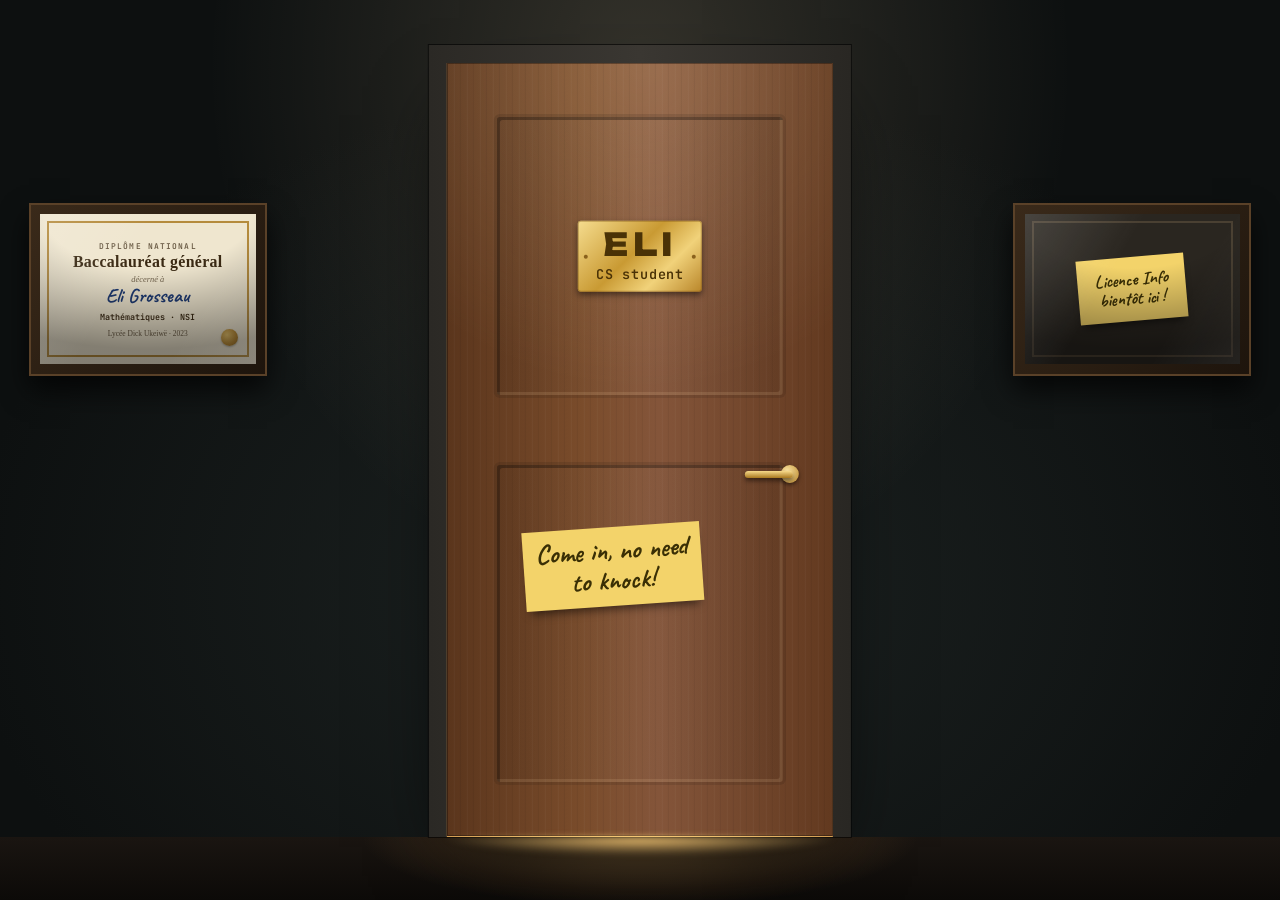
<file: index.html>
<!doctype html>
<html lang="fr">
<head>
<meta charset="utf-8">
<meta name="viewport" content="width=device-width, initial-scale=1, viewport-fit=cover">
<title>Le bureau d'Eli · Portfolio</title>
<meta name="description" content="Portfolio d'Eli, développeur fullstack en devenir à Nouméa : entre dans son bureau et fouille les projets, le carnet et le CV.">
<link rel="icon" href="assets/favicon.svg" type="image/svg+xml">
<meta name="theme-color" content="#b58a5e">
<!-- Aperçu quand on partage le lien (LinkedIn, Discord, Messenger…).
     og:url et og:image doivent être des adresses complètes : à adapter à l'adresse finale du site. -->
<meta property="og:type" content="website">
<meta property="og:site_name" content="Le bureau d'Eli">
<meta property="og:title" content="Le bureau d'Eli · Portfolio">
<meta property="og:description" content="Développeur fullstack en devenir à Nouméa. Entre dans mon bureau : projets, carnet, CV… et quelques secrets.">
<meta property="og:url" content="https://elicopter-nc.github.io/portfolio/">
<meta property="og:image" content="https://elicopter-nc.github.io/portfolio/assets/og.jpg">
<meta property="og:image:width" content="1200">
<meta property="og:image:height" content="630">
<meta property="og:image:alt" content="Un bureau vu de dessus : clavier, dossier Projets, carnet, post-its et tasse de café">
<meta property="og:locale" content="fr_FR">
<meta property="og:locale:alternate" content="en_GB">
<meta name="twitter:card" content="summary_large_image">

<link rel="preconnect" href="https://fonts.googleapis.com">
<link rel="stylesheet" href="https://fonts.googleapis.com/css2?family=Caveat:wght@500;700&family=Instrument+Sans:wght@400;500;600&family=Unbounded:wght@500;700;800&family=JetBrains+Mono:wght@400;500;700&display=swap">
<link rel="stylesheet" href="css/style.css">
<script>
  // décide tout de suite si l'écran d'accueil doit s'afficher (évite un flash au chargement)
  try { if (localStorage.getItem("eli-portfolio-intro-vue") === "1" && !/[?&]intro\b/.test(location.search)) document.documentElement.classList.add("intro-vue"); } catch (e) {}
</script>
<script type="module" src="js/main.js"></script>
</head>
<body>
<!-- ====================== BUREAU ====================== -->
<div class="room" id="room">
  <div class="scene" id="scene">
    <div class="obj plant" data-o="plant" aria-hidden="true" style="pointer-events:auto"><div class="pot"></div></div>
    <button class="obj click lamp" data-o="lamp" id="o-lamp" aria-pressed="false" aria-label="Allumer la lampe de bureau (mode nuit)">
      <svg viewBox="0 0 150 150" width="100%" height="100%" aria-hidden="true">
        <defs>
          <linearGradient id="lp-alu" x1="0" y1="0" x2="1" y2="1"><stop offset="0" stop-color="#e9ebee"/><stop offset=".5" stop-color="#b9bec5"/><stop offset="1" stop-color="#8f959d"/></linearGradient>
          <radialGradient id="lp-base" cx="40%" cy="35%" r="70%"><stop offset="0" stop-color="#f4f4f2"/><stop offset="1" stop-color="#cfd0cc"/></radialGradient>
          <filter id="lp-blur" x="-50%" y="-200%" width="200%" height="500%"><feGaussianBlur stdDeviation="7"/></filter>
        </defs>
        <circle cx="32" cy="34" r="25" fill="url(#lp-base)"/>
        <circle cx="32" cy="34" r="25" fill="none" stroke="#b5b7b2" stroke-width="1.5"/>
        <circle class="lamp-dot" cx="32" cy="34" r="3.2" fill="#9a9c98"/>
        <path d="M38 40 L84 70" stroke="url(#lp-alu)" stroke-width="5" stroke-linecap="round"/>
        <circle cx="84" cy="70" r="5" fill="#8f959d"/>
        <g transform="rotate(38 96 92)">
          <rect class="led-glow" x="48" y="82" width="104" height="20" rx="10" fill="#ffd98a" opacity="0" filter="url(#lp-blur)"/>
          <rect x="52" y="85" width="96" height="15" rx="7.5" fill="url(#lp-alu)"/>
          <rect class="led" x="58" y="90" width="84" height="5" rx="2.5" fill="#6d7178"/>
        </g>
      </svg>
    </button>
    <div class="obj monitor" data-o="monitor"><div class="foot"></div><div class="bar"></div></div>
    <div class="obj mat" data-o="mat" aria-hidden="true"></div>
    <div class="obj keyboard" data-o="keyboard" aria-hidden="true" id="kb"></div>
    <button class="obj click cv-desk" data-o="cv" id="o-cv" aria-label="Lire mon CV">
      <span class="cv-h"><b>Eli</b><small>Développeur fullstack</small></span>
      <span class="cv-sec">Formation</span><i></i><i></i>
      <span class="cv-sec">Expérience</span><i></i><i></i><i></i>
      <span class="cv-sec">Compétences</span><i></i><i></i>
    </button>
    <div class="obj mouse" data-o="mouse" aria-hidden="true"></div>
    <div class="obj flags" data-o="flags" role="group" aria-label="Choisir la langue">

      <button type="button" class="flag fr" data-lang="fr" aria-pressed="true" aria-label="Afficher le site en français">
        <svg viewBox="0 0 60 40" aria-hidden="true"><rect width="20" height="40" fill="#1f3f96"/><rect x="20" width="20" height="40" fill="#fff"/><rect x="40" width="20" height="40" fill="#e1323b"/></svg>
      </button>
      <button type="button" class="flag en" data-lang="en" aria-pressed="false" aria-label="Show the site in English">
        <svg viewBox="0 0 60 30" aria-hidden="true">
          <clipPath id="uk-c"><rect width="60" height="30"/></clipPath>
          <g clip-path="url(#uk-c)">
            <rect width="60" height="30" fill="#1f3f96"/>
            <path d="M0 0 L60 30 M60 0 L0 30" stroke="#fff" stroke-width="6"/>
            <path d="M0 0 L60 30 M60 0 L0 30" stroke="#d6293b" stroke-width="2"/>
            <path d="M30 0 V30 M0 15 H60" stroke="#fff" stroke-width="10"/>
            <path d="M30 0 V30 M0 15 H60" stroke="#d6293b" stroke-width="6"/>
          </g>
        </svg>
      </button>
    </div>

    <div class="obj ring" data-o="ring" aria-hidden="true"></div>
    <div class="obj mug" data-o="mug" aria-hidden="true" title="Touiller le café"><div class="cup"></div><div class="crema"></div><div class="handle"></div><div class="steam"><i></i><i></i><i></i></div></div>
    <div class="obj pen" data-o="pen" aria-hidden="true"></div>

    <div class="obj headset" data-o="headset" aria-hidden="true">
      <svg viewBox="0 0 230 230" width="100%" height="100%">
        <defs>
          <radialGradient id="hs-shell" cx="40%" cy="35%" r="70%"><stop offset="0" stop-color="#4a4f57"/><stop offset=".55" stop-color="#2a2d33"/><stop offset="1" stop-color="#141619"/></radialGradient>
          <linearGradient id="hs-metal" x1="0" x2="1"><stop offset="0" stop-color="#8d939b"/><stop offset=".5" stop-color="#e3e6ea"/><stop offset="1" stop-color="#8d939b"/></linearGradient>
        </defs>
        <path d="M34 214 C 20 236, 64 238, 58 260" fill="none" stroke="#1c1e22" stroke-width="4" stroke-linecap="round"/>
        <path d="M42 168 C 42 34, 188 34, 188 168" fill="none" stroke="#25282d" stroke-width="12" stroke-linecap="round"/>
        <path d="M42 168 C 42 38, 188 38, 188 168" fill="none" stroke="#454a52" stroke-width="2" opacity=".7"/>
        <path d="M68 82 C 96 56, 134 56, 162 82" fill="none" stroke="#1a1c20" stroke-width="20" stroke-linecap="round"/>
        <path d="M68 82 C 96 56, 134 56, 162 82" fill="none" stroke="#3a3e45" stroke-width="1.5" stroke-dasharray="3 4"/>
        <rect x="37" y="146" width="10" height="30" rx="3" fill="url(#hs-metal)"/>
        <rect x="183" y="146" width="10" height="30" rx="3" fill="url(#hs-metal)"/>
        <g transform="rotate(-10 42 196)"><ellipse cx="42" cy="196" rx="25" ry="33" fill="url(#hs-shell)"/><ellipse cx="42" cy="196" rx="16" ry="23" fill="none" stroke="#3d4148" stroke-width="2"/><circle cx="42" cy="222" r="2.2" fill="#e4572e"/></g>
        <g transform="rotate(10 188 196)"><ellipse cx="188" cy="196" rx="25" ry="33" fill="url(#hs-shell)"/><ellipse cx="188" cy="196" rx="16" ry="23" fill="none" stroke="#3d4148" stroke-width="2"/></g>
      </svg>
    </div>

    <button class="obj click phone-desk" data-o="phone" id="o-phone" aria-label="Voir le téléphone en grand">
      <div class="scr"><div class="time" id="clock">9:41</div><div class="day" id="day">Nouméa</div><div class="wx" id="wx"></div>
        <div class="notif" id="gh-notif"><b id="gh-app">Kairos</b><span id="gh-text">Stage chez ISI · 8 h 00</span><small id="gh-time"></small></div></div>
    </button>

    <div class="obj card shadow" data-o="card">
      <div><div class="card-id"><img class="avatar" src="https://github.com/Elicopter-Nc.png?size=96" alt="" width="40" height="40" draggable="false" onerror="this.remove()"><h1>Eli</h1></div><p>Développeur fullstack en devenir</p></div>
      <small>Nouméa · github.com/Elicopter-Nc</small>
    </div>
    <div class="obj nugget" data-o="nugget" aria-hidden="true" id="nugget">
      <svg class="rock" viewBox="0 0 60 50" width="100%" height="100%">
        <defs>
          <linearGradient id="ng-stone" x1="0" y1="0" x2="1" y2="1"><stop offset="0" stop-color="#a39b8f"/><stop offset=".5" stop-color="#6f675d"/><stop offset="1" stop-color="#3e3932"/></linearGradient>
          <linearGradient id="ng-gold" x1="0" y1="0" x2="1" y2="1"><stop offset="0" stop-color="#fff0a8"/><stop offset=".45" stop-color="#e8b52a"/><stop offset="1" stop-color="#9a6608"/></linearGradient>
        </defs>
        <polygon points="8,15 21,5 39,6 53,15 58,29 51,43 32,48 13,44 3,31" fill="url(#ng-stone)"/>
        <polygon points="21,5 39,6 34,17 18,18" fill="#b3ab9f" opacity=".55"/>
        <polygon points="34,17 53,15 58,29 41,30" fill="#857d72" opacity=".5"/>
        <polygon points="13,44 32,48 41,30 22,31" fill="#2f2b26" opacity=".35"/>
        <polygon points="19,14 29,10 33,17 25,22 18,20" fill="url(#ng-gold)"/>
        <polygon points="37,25 46,22 47,31 40,33" fill="url(#ng-gold)"/>
        <polygon points="14,30 20,28 21,34 15,35" fill="url(#ng-gold)"/>
        <polygon points="29,36 33,35 33,39 29,40" fill="url(#ng-gold)"/>
        <circle cx="24" cy="14" r="1.3" fill="#fff" opacity=".9"/><circle cx="42" cy="26" r="1" fill="#fff" opacity=".8"/>
      </svg>
      <span class="spark s1"></span><span class="spark s2"></span>
    </div>

    <button class="obj click badge-desk" data-o="badge" id="o-badge" aria-label="Voir mon badge de stage chez ISI">
      <svg viewBox="0 0 170 210" width="100%" height="100%" aria-hidden="true">
        <rect x="76" y="34" width="18" height="16" rx="3" fill="#b9bec5"/>
        <rect x="18" y="46" width="134" height="160" rx="12" fill="rgba(235,242,250,.65)" stroke="rgba(255,255,255,.8)" stroke-width="2"/>
        <rect x="26" y="54" width="118" height="146" rx="7" fill="#fdfcf9"/>
        <rect x="26" y="54" width="118" height="30" rx="7" fill="#1f3b73"/><rect x="26" y="74" width="118" height="10" fill="#1f3b73"/>
        <text x="85" y="75" text-anchor="middle" font-family="Unbounded, sans-serif" font-weight="800" font-size="15" fill="#fff" letter-spacing="2">ISI</text>
        <circle cx="85" cy="114" r="20" fill="#dfe6f0"/><text x="85" y="121" text-anchor="middle" font-family="Unbounded, sans-serif" font-weight="800" font-size="20" fill="#1f3b73">E</text>
        <text x="85" y="152" text-anchor="middle" font-family="Unbounded, sans-serif" font-weight="700" font-size="14" fill="#1b1d20">Eli</text>
        <text x="85" y="167" text-anchor="middle" font-family="JetBrains Mono, monospace" font-size="8.5" fill="#55595f" id="badge-role">STAGIAIRE DEV</text>
        <g fill="#1b1d20"><rect x="48" y="178" width="2" height="12"/><rect x="52" y="178" width="1" height="12"/><rect x="55" y="178" width="3" height="12"/><rect x="60" y="178" width="1" height="12"/><rect x="63" y="178" width="2" height="12"/><rect x="67" y="178" width="1" height="12"/><rect x="70" y="178" width="3" height="12"/><rect x="75" y="178" width="1" height="12"/><rect x="78" y="178" width="2" height="12"/><rect x="82" y="178" width="1" height="12"/><rect x="85" y="178" width="3" height="12"/><rect x="90" y="178" width="2" height="12"/><rect x="94" y="178" width="1" height="12"/><rect x="97" y="178" width="3" height="12"/><rect x="102" y="178" width="1" height="12"/><rect x="105" y="178" width="2" height="12"/><rect x="109" y="178" width="1" height="12"/><rect x="112" y="178" width="3" height="12"/><rect x="117" y="178" width="2" height="12"/></g>
        <text id="badge-num" x="85" y="198" text-anchor="middle" font-family="JetBrains Mono, monospace" font-size="6.5" fill="#55595f" letter-spacing="1"></text>
      </svg>
    </button>

    <button class="obj click folder-desk" data-o="folder" id="o-folder" aria-label="Ouvrir le dossier des projets">
      <span class="ft"></span><span class="fb"></span>
      <span class="tabs" id="mini-tabs"></span>
      <span class="ff"><span class="lbl"><small>DOSSIER · <span data-count>4</span> FICHES</small><b>Projets</b></span><span class="cta">Clique pour ouvrir →</span></span>
    </button>

    <button class="obj click nb-desk" data-o="notebook" id="o-nb" aria-label="Ouvrir le carnet : à propos et compétences">
      <span class="ttl">À propos<small>& COMPÉTENCES</small></span>
      <span class="sticker" style="left:70px;bottom:120px;background:#f0a81c;color:#2b1c00;transform:rotate(-8deg)">TREC 7</span>
      <span class="sticker" style="left:150px;bottom:58px;background:#e9efe2;color:#2e372d;transform:rotate(6deg)">&lt;/&gt;</span>
      <span class="sticker" style="right:60px;bottom:150px;background:#7d5bd0;color:#fff;transform:rotate(10deg)">GG</span>
      <span class="sticker" style="right:70px;bottom:70px;background:#e4572e;color:#fff;transform:rotate(-4deg)">Nouméa</span>
    </button>

    <button class="obj click postit" data-o="postit" id="o-postit" aria-label="Agrandir le post-it Parcours">
      <h2>Parcours</h2>
      <ul><li>Licence Info · UNC</li><li>Projets perso, 2025-26</li><li class="now">Stage dev · ISI</li></ul>
    </button>

    <button class="obj click car" data-o="car" id="o-car" aria-label="Faire rouler la voiture miniature">
      <span class="wheel fl"></span><span class="wheel fr"></span><span class="wheel bl"></span><span class="wheel br"></span>
      <span class="body"><span class="lights"></span><span class="wind"></span><span class="roof"></span><span class="rear"></span><span class="stripes"></span></span>
    </button>

    <button class="obj click postit todo" data-o="todo" id="o-todo" aria-pressed="false" aria-label="Cocher « finir le portfolio »">
      <h2 style="font-size:28px">TODO</h2>
      <ul style="font-size:20px"><li>finir la L3</li><li>trouver un stage</li><li class="no" id="todo-last"><span>finir le portfolio</span></li></ul>
    </button>
    <button class="obj click calendar" data-o="calendar" id="o-calendar" aria-label="Voir mon activité GitHub en grand">
      <span class="cal-rings" aria-hidden="true"><i></i><i></i><i></i><i></i><i></i><i></i></span>
      <span class="cal-head"><b id="cal-month"></b><span id="cal-year"></span></span>
      <span class="cal-grid" id="cal-grid" aria-hidden="true"></span>
      <span class="cal-foot" id="cal-foot"></span>
    </button>

    <!-- décorations selon la date (remplies par js/seasons.js) -->
    <div class="season" id="season" aria-hidden="true"></div>
    <!-- lueur bleutée de l'écran, visible en mode nuit -->
    <div class="screenglow" id="screenglow" aria-hidden="true"></div>

    <!-- lumière : fenêtre (jour, météo), teinte de l'heure, nuit avec la lampe -->
    <div class="sunlight" id="sunlight" aria-hidden="true"><i></i><i></i><i></i><i></i><div class="drops"></div></div>
    <div class="tint" id="tint" aria-hidden="true"></div>
    <div class="night" id="night" aria-hidden="true"></div>
    <div class="lampglow" id="lampglow" aria-hidden="true"></div>
  </div>
  <div class="hint">Clique sur les objets du bureau, ou déplace-les</div>
  <button type="button" class="tidy" id="tidy" hidden>Ranger le bureau</button>
  <nav class="corner">
    <a class="quick" id="quick" href="rapide.html">Vue rapide</a>
  </nav>
  <div class="toast" id="toast" role="status" aria-live="polite" hidden></div>
</div>

<!-- ====================== ÉCRAN D'ACCUEIL (première visite) ====================== -->
<div class="intro" id="intro" role="dialog" aria-modal="true" aria-label="Entrée du bureau d'Eli">
  <div class="front" id="front-scene">
    <div class="wall"></div>
    <div class="floor"></div>
    <!-- diplômes accrochés au mur du couloir -->
    <figure class="diploma bac" role="img" aria-label="Diplôme du baccalauréat général, spécialités Mathématiques et NSI, 2023">
      <div class="dp-paper">
        <small>Diplôme national</small>
        <b>Baccalauréat général</b>
        <span class="dp-to">décerné à</span>
        <span class="dp-name">Eli Grosseau</span>
        <span class="dp-spec">Mathématiques · NSI</span>
        <span class="dp-foot">Lycée Dick Ukeiwë · 2023</span>
        <i class="dp-seal" aria-hidden="true"></i>
      </div>
    </figure>
    <figure class="diploma next" role="img" aria-label="Cadre vide réservé à la licence informatique, bientôt">
      <div class="dp-paper empty"><span class="dp-note">Licence Info<br>bientôt ici !</span></div>
    </figure>
    <div class="door-wrap" id="door-wrap">
      <div class="doorway" aria-hidden="true"></div>
      <button type="button" class="door" id="intro-go" aria-label="Ouvrir la porte et entrer dans le bureau d'Eli">
        <span class="panel top"></span><span class="panel bottom"></span>
        <span class="plate"><b>ELI</b><small>Étudiant en info</small></span>
        <span class="door-note">Entrez sans frapper !</span>
        <span class="handle"><i></i></span>
      </button>
      <div class="leak" aria-hidden="true"></div>
    </div>
  </div>
  <div class="flood" id="flood" aria-hidden="true"></div>
</div>

<!-- ====================== DOSSIER (premier plan) ====================== -->
<div class="overlay" id="ov-folder" hidden role="dialog" aria-modal="true" aria-label="Dossier des projets">
  <button class="close" data-close>← Retour au bureau</button>
  <section id="dossier">
    <div class="stage" id="stage">
      <div class="desk" id="fdesk">
        <div class="counter" aria-live="polite"><span id="count"><b>Dossier fermé</b></span><span class="pbar"><i id="barfill"></i></span></div>
        <div class="f-back" id="back"><span class="f-tab">DOSSIER N° NC-2026 · ELI</span></div>
        <div id="docs"></div>
        <div class="f-front" id="front">
          <div class="label"><small>Dossier · Projets</small><h2>Eli</h2><p><span data-count>4</span> fiches projet. Mobile et desktop.</p></div>
          <span class="f-hint" id="fhint">↓ Fais défiler pour sortir les fiches, ou clique sur un onglet</span>
        </div>
      </div>
    </div>
  </section>
  <footer class="end"><h2>Fin du dossier.</h2><p>Tu peux aussi lire le carnet ou le post-it sur le bureau.</p><button data-close>← Retour au bureau</button></footer>
</div>

<!-- ====================== CARNET ====================== -->
<div class="overlay center" id="ov-nb" hidden role="dialog" aria-modal="true" aria-label="Carnet : à propos et compétences">
  <button class="close" data-close>← Retour au bureau</button>
  <div class="nb" id="nb-panel">
    <div class="spiral" aria-hidden="true"></div>
    <article class="page" data-p="0">
      <h2>Salut, moi c'est Eli<small>Page 1 · À propos</small></h2>
      <p>Je viens de terminer ma 3e année de Licence Informatique à l'Université de la Nouvelle-Calédonie, parcours TREC 7. Je suis en stage chez ISI, une entreprise de développement à Nouméa.</p>
      <p>J'aime construire des applis complètes, de l'interface jusqu'à la base de données, en soignant autant le code que le rendu visuel.</p>
      <p>Mes projets perso ont un point commun : ce sont des outils que j'utilise moi-même. Hors-ligne quand c'est utile, sans compte et sans pub.</p>
      <span class="note">objectif : dev fullstack, web et app !</span>
    </article>
    <article class="page" data-p="1">
      <h2>Compétences<small>Page 2 · Ce que j'utilise</small></h2>
      <div class="skills">
        <div><h3>Front</h3><div class="tags"><span>React</span><span>Angular</span><span>TypeScript</span><span>Vite</span><span>Tailwind</span></div></div>
        <div><h3>Back</h3><div class="tags"><span>Node.js / Express</span><span>Spring Boot</span><span>Django</span><span>PHP</span></div></div>
        <div><h3>Mobile & desktop</h3><div class="tags"><span>Expo / React Native</span><span>Kotlin</span><span>Electron</span></div></div>
        <div><h3>Données</h3><div class="tags"><span>PostgreSQL</span><span>MySQL</span><span>SQLite</span></div></div>
        <div><h3>Outils</h3><div class="tags"><span>Git</span><span>Docker</span><span>Ubuntu</span></div></div>
      </div>
    </article>
    <article class="page" data-p="2">
      <h2>Ce que j'aime<small>Page 3 · En dehors du code</small></h2>
      <ul class="likes">
        <li><i class="dotc" style="--c:#e4572e"></i><div><b>La F1</b>Je suis les Grands Prix en direct, chronos et stratégie compris.</div></li>
        <li><i class="dotc" style="--c:#2f8f9d"></i><div><b>La course à pied</b>Pour souffler et me vider la tête entre deux sessions de code.</div></li>
        <li><i class="dotc" style="--c:#7d5bd0"></i><div><b>Les jeux vidéo</b>Ce qui m'a donné envie de comprendre ce qu'il y a derrière l'écran.</div></li>
      </ul>
    </article>
    <article class="page" data-p="3">
      <h2>J'apprends en ce moment<small>Page 4 · En cours</small></h2>
      <ul class="learning">
        <li><b>NestJS</b><span>Une API structurée en modules, avec validation et Swagger</span><i class="bar" style="--v:.7"></i></li>
        <li><b>Angular et les signals</b><span>Des écrans réactifs avec Angular Material</span><i class="bar" style="--v:.65"></i></li>
        <li><b>Keycloak et OpenID Connect</b><span>La connexion sécurisée pilotée par le serveur</span><i class="bar" style="--v:.55"></i></li>
        <li><b>Docker et Kubernetes</b><span>Conteneurs, déploiement, kubectl</span><i class="bar" style="--v:.4"></i></li>
        <li><b>Les tests</b><span>Jest et tests de bout en bout dans la CI GitLab</span><i class="bar" style="--v:.6"></i></li>
      </ul>
    </article>
    <article class="page" data-p="4">
      <h2>Prochaines étapes<small>Page 5 · Objectifs</small></h2>
      <ul class="goals">
        <li class="done">Créer mon portfolio</li>
        <li>Finir mon stage chez ISI</li>
        <li>Valider ma licence</li>
        <li>Entrer en master</li>
        <li>Devenir Challenger sur LoL</li>
      </ul>
      <span class="note">la suite au prochain commit…</span>
    </article>
    <article class="page" data-p="5">
      <h2>On se parle ?<small>Page 6 · Contact</small></h2>
      <p>Je termine ma licence et je pense poursuivre en master. En attendant, mon code est sur GitHub : n'hésite pas à y jeter un œil ou à me contacter.</p>
      <p class="mail"><a href="mailto:eli.grosseau21@gmail.com">eli.grosseau21@gmail.com</a></p>
      <p class="copy">github.com/Elicopter-Nc <button type="button" id="copygh" style="cursor:pointer;border:0;background:#1d1f22;color:#fff;border-radius:4px;padding:3px 10px;font:600 12px var(--font-body)">Copier</button></p>
      <p style="margin-top:18px"><a href="https://github.com/Elicopter-Nc" target="_blank" rel="noopener">Ouvrir mon GitHub ↗</a></p>
      <span class="note">basé à Nouméa (UTC+11)</span>
    </article>
    <nav class="nb-nav"><button type="button" id="nb-prev">← Page précédente</button><span id="nb-pos">1-2 / 6</span><button type="button" id="nb-next">Page suivante →</button></nav>
  </div>
</div>

<!-- ====================== BADGE DE STAGE ====================== -->
<div class="overlay center" id="ov-badge" hidden role="dialog" aria-modal="true" aria-label="Mon stage chez ISI">
  <button class="close" data-close>← Retour au bureau</button>
  <div class="badge-big" id="badge-panel"></div>
</div>

<!-- ====================== CV ====================== -->
<div class="overlay center" id="ov-cv" hidden role="dialog" aria-modal="true" aria-label="Mon CV">
  <button class="close" data-close>← Retour au bureau</button>
  <article class="cv-page" id="cv-panel"></article>
</div>

<!-- ====================== TÉLÉPHONE ====================== -->
<div class="overlay center" id="ov-phone" hidden role="dialog" aria-modal="true" aria-label="Mon téléphone">
  <button class="close" data-close>← Retour au bureau</button>
  <div class="phone-big" id="phone-panel"></div>
</div>

<!-- ====================== CALENDRIER ====================== -->
<div class="overlay center" id="ov-cal" hidden role="dialog" aria-modal="true" aria-label="Mon activité GitHub">
  <button class="close" data-close>← Retour au bureau</button>
  <div class="cal-big" id="cal-panel"></div>
</div>

<!-- ====================== POST-IT ====================== -->
<div class="overlay center" id="ov-postit" hidden role="dialog" aria-modal="true" aria-label="Parcours">
  <button class="close" data-close>← Retour au bureau</button>
  <div class="postit big" id="pi-panel">
    <h2>Parcours</h2>
    <ul>
      <li>Bac général · Maths et NSI<span class="sub">Lycée Dick Ukeiwë, 2021-2023</span></li>
      <li>Licence Informatique · UNC<span class="sub">depuis 2024, parcours TREC 7</span></li>
      <li>Cours : Java, Spring, Angular, React<span class="sub">+ BDD avancées, réseaux, sécu</span></li>
      <li>Projets perso, 2025-2026<span class="sub">Box Box, Kairos, Focus, ce portfolio</span></li>
      <li class="now">Stage dev · ISI Nouméa</li>
    </ul>
  </div>
</div>
</body>
</html>
</file>
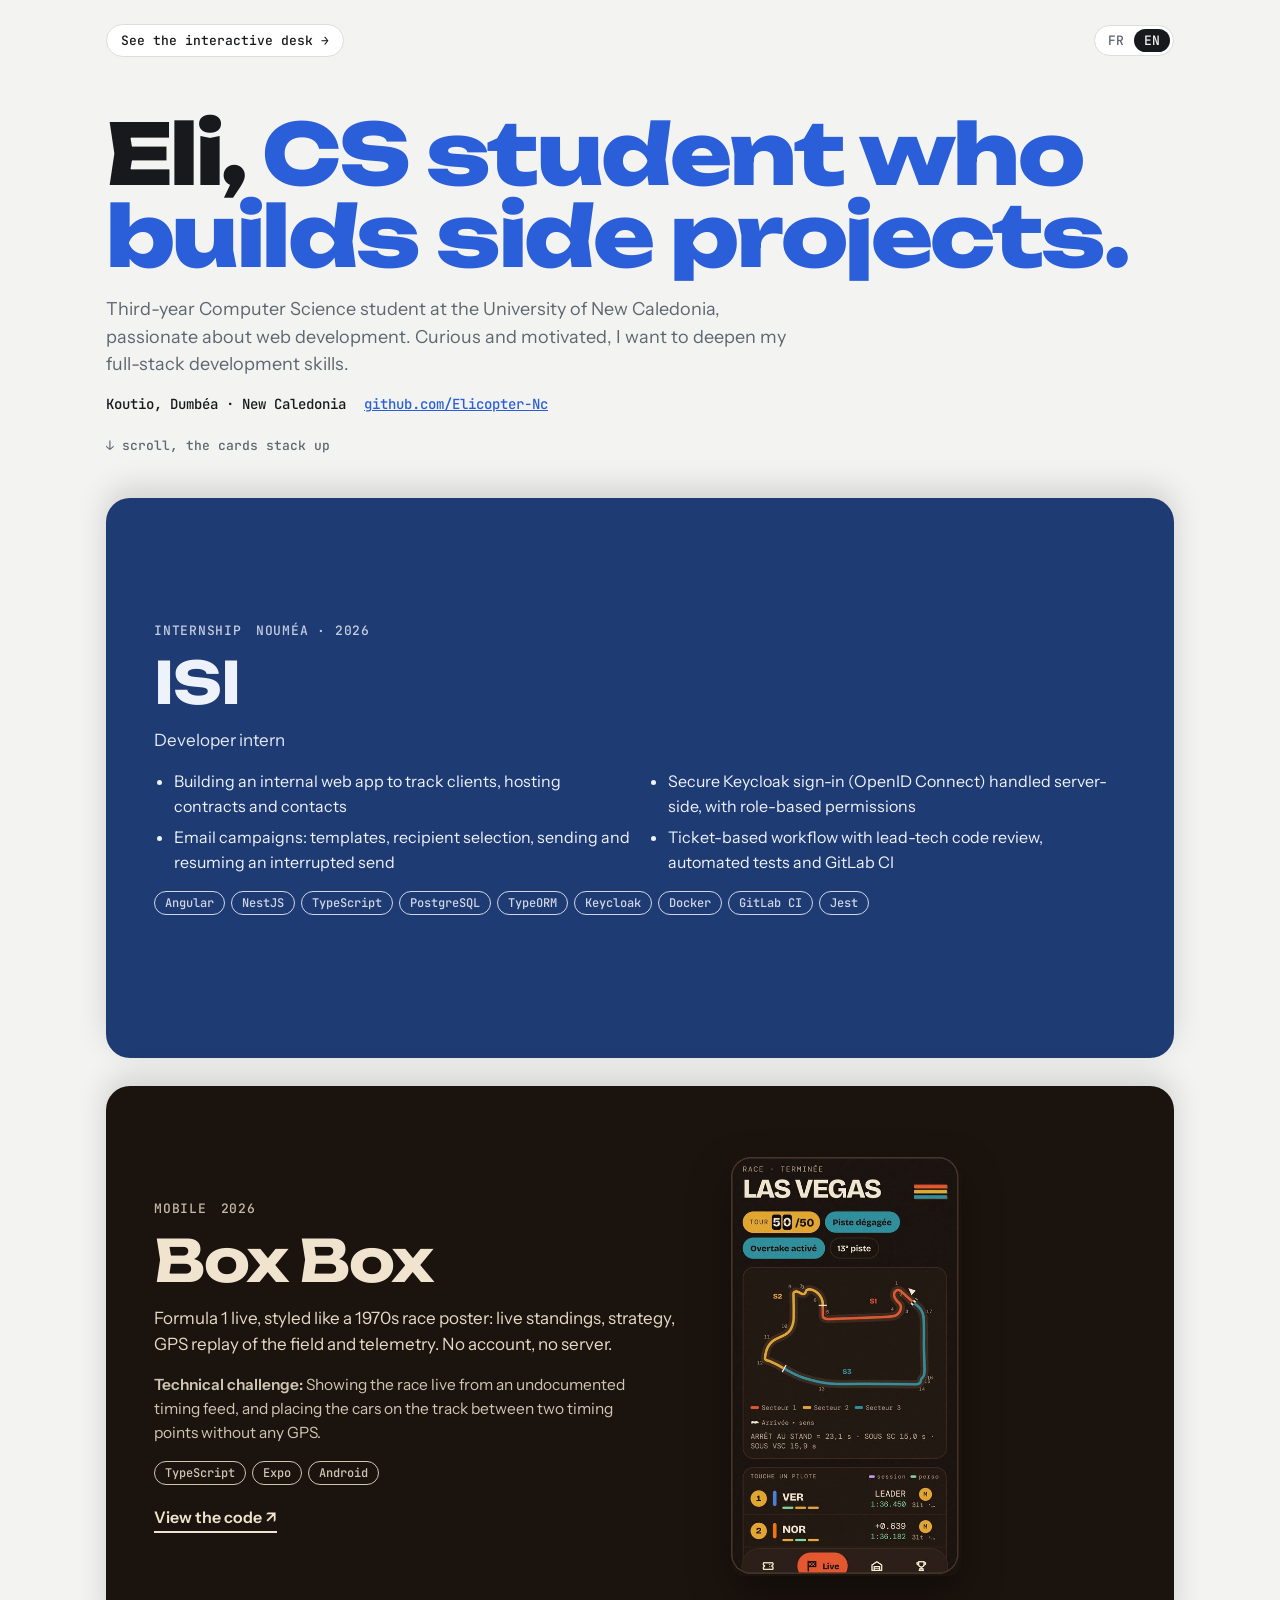
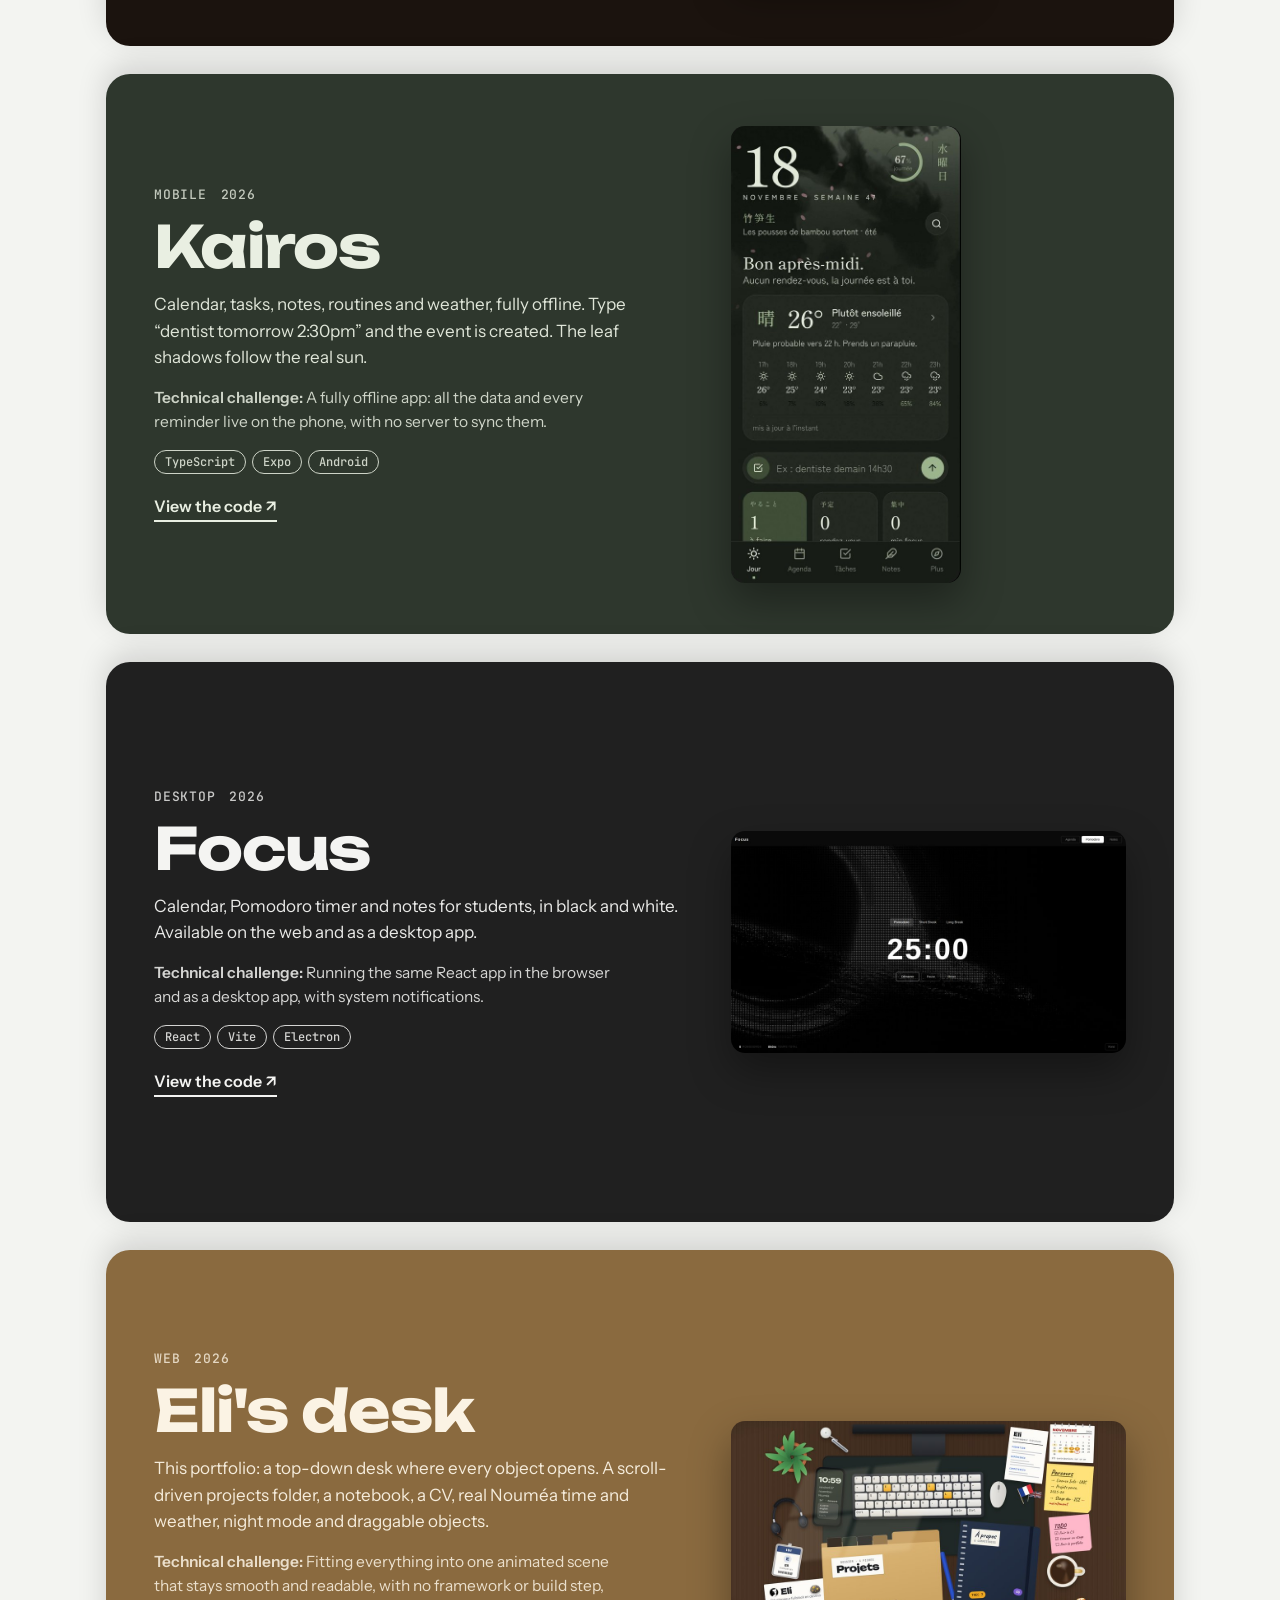
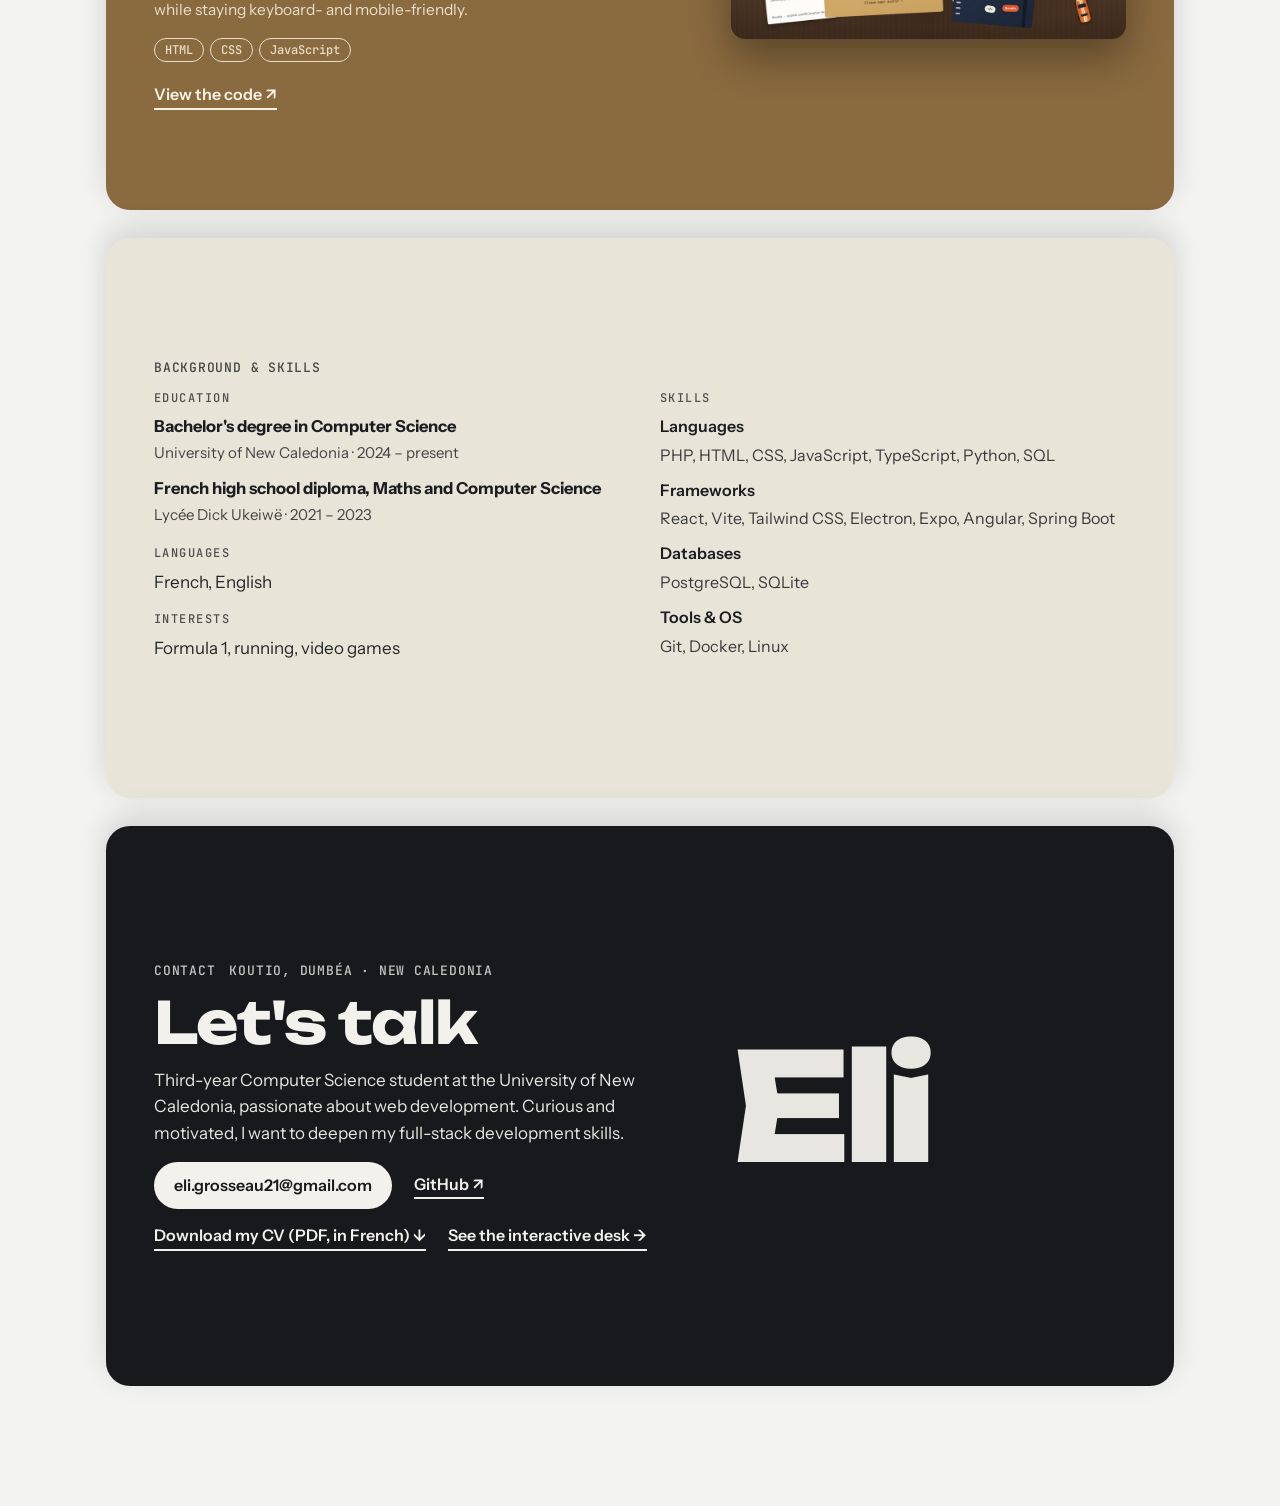
<file: rapide.html>
<!doctype html>
<html lang="fr">
<head>
<meta charset="utf-8">
<meta name="viewport" content="width=device-width, initial-scale=1, viewport-fit=cover">
<title>Eli · Vue rapide</title>
<meta name="description" content="Eli, développeur fullstack en devenir à Nouméa : projets, stage, formation et compétences en une page.">
<link rel="icon" href="assets/favicon.svg" type="image/svg+xml">
<link rel="preconnect" href="https://fonts.googleapis.com">
<link rel="stylesheet" href="https://fonts.googleapis.com/css2?family=Instrument+Sans:wght@400;500;600&family=Unbounded:wght@700;800&family=JetBrains+Mono:wght@400;500&display=swap">
<link rel="stylesheet" href="css/rapide.css">
<script type="module" src="js/rapide.js"></script>
</head>
<body>
  <main class="wrap" id="app"></main>
</body>
</html>
</file>
<file: css/style.css>
/* Base (remplace le gabarit de l'artifact) */
html{color-scheme:light;padding-top:env(safe-area-inset-top,0px);padding-bottom:env(safe-area-inset-bottom,0px);box-sizing:border-box}
body{margin:0;font-size:14px;font-family:system-ui,sans-serif}
img{max-width:100%}
[hidden]{display:none!important}
/* Layout : un bureau vu de dessus, mis à l'échelle de l'écran. Les objets cliquables (dossier, carnet, post-it) passent au premier plan dans une surcouche */
:root{
  --wood:#b58a5e; --wood-2:#a77c51; --wood-line:rgba(70,40,15,.10); --vignette:rgba(40,20,5,.18);
  --mat:#2f3b38; --mat-edge:#26302d;
  --fg:#1a1c1f; --muted:#5e646c; --accent:#2b5fd9; --ui:#ffffff; --ui-line:#d9dcd6;
  --kraft-back:#c39a5b; --kraft:#dcb676; --kraft-ink:#3d2a12;
  --paper:#fbfaf6; --paper-ink:#1d1f22; --paper-muted:#6b6e72; --paper-line:#e3e0d6; --stamp:#c2362b;
  --postit:#ffe27a; --postit-2:#ffb8c9;
  --font-body:"Instrument Sans",system-ui,sans-serif; --font-display:"Unbounded","Instrument Sans",system-ui,sans-serif;
  --font-mono:"JetBrains Mono",ui-monospace,Menlo,Consolas,monospace; --font-hand:"Caveat","Segoe Print","Comic Sans MS",cursive;
}
@media (prefers-color-scheme:dark){:root:not([data-theme="light"]){
  --wood:#4c3626; --wood-2:#3f2c1f; --wood-line:rgba(0,0,0,.22); --vignette:rgba(0,0,0,.55);
  --mat:#1f2826; --mat-edge:#171e1c; --fg:#e9ebee; --muted:#a3a9b1; --accent:#8fb0f7; --ui:#1b1e22; --ui-line:#30353b; color-scheme:dark}}
:root[data-theme="dark"]{
  --wood:#4c3626; --wood-2:#3f2c1f; --wood-line:rgba(0,0,0,.22); --vignette:rgba(0,0,0,.55);
  --mat:#1f2826; --mat-edge:#171e1c; --fg:#e9ebee; --muted:#a3a9b1; --accent:#8fb0f7; --ui:#1b1e22; --ui-line:#30353b; color-scheme:dark}
*{box-sizing:border-box}
html,body{height:100%}
body{background:var(--wood);color:var(--fg);font-family:var(--font-body);font-size:16px;line-height:1.5;overflow:hidden}
a{color:inherit}
:focus-visible{outline:3px solid var(--accent);outline-offset:4px}
button{font:inherit;color:inherit}

/* ===== le bureau ===== */
.room{position:relative;height:100%;overflow:hidden;
  background:
    radial-gradient(120% 90% at 50% 45%,transparent 55%,var(--vignette)),
    repeating-linear-gradient(90deg,var(--wood-line) 0 1px,transparent 1px 7px,var(--wood-line) 7px 8px,transparent 8px 23px),
    linear-gradient(90deg,var(--wood),var(--wood-2) 50%,var(--wood));}
.scene{position:absolute;left:50%;top:50%;transform-origin:0 0}
.obj{position:absolute;transform:rotate(var(--r,0deg))}
/* les objets cliquables sont des <button> : on retire la bordure et le fond que le navigateur leur ajoute */
:where(button.obj){border:0;color:inherit;font:inherit}   /* :where = priorité nulle, les styles de chaque objet passent avant */
.folder-desk{background:none;padding:0}
.obj.click{cursor:pointer;transition:transform .25s ease,filter .25s ease}
.obj.click:hover,.obj.click:focus-visible{transform:rotate(var(--r,0deg)) translateY(-8px) scale(1.015);filter:drop-shadow(0 22px 18px rgba(0,0,0,.25))}
.obj.click:focus-visible{outline:4px solid var(--accent);outline-offset:8px}
.obj.away{visibility:hidden}
.shadow{box-shadow:0 10px 22px rgba(0,0,0,.28),0 2px 4px rgba(0,0,0,.2)}

/* tapis de bureau */
.mat{background:var(--mat);border-radius:26px;box-shadow:inset 0 0 0 3px var(--mat-edge),0 4px 10px rgba(0,0,0,.25)}
/* écran vu de dessus */
.monitor .bar{position:absolute;left:0;right:0;top:0;height:30%;background:linear-gradient(#2a2d31,#141619);border-radius:8px 8px 4px 4px;box-shadow:0 8px 16px rgba(0,0,0,.35)}
.monitor .foot{position:absolute;left:39%;width:22%;top:26%;height:74%;background:linear-gradient(#3a3d42,#26282c);border-radius:4px 4px 18px 18px;box-shadow:0 8px 14px rgba(0,0,0,.3)}
/* clavier AZERTY */
.keyboard{background:linear-gradient(#3b3f45,#2c2f34);border-radius:14px;padding:12px;display:flex;flex-direction:column;gap:6px;box-shadow:0 10px 20px rgba(0,0,0,.35)}
.krow{display:flex;gap:6px;flex:1}
.key{flex:var(--k,1);background:linear-gradient(#f2f1ee,#d9d8d4);border-radius:6px;box-shadow:inset 0 -3px 0 #b9b8b3;font:500 13px var(--font-mono);color:#3a3c40;display:flex;align-items:flex-start;padding:3px 6px}
.key{transition:transform .07s ease-out,box-shadow .07s ease-out,background-color .2s}
.key.hl{background:linear-gradient(#ffcf5a,#f0a81c);box-shadow:inset 0 -3px 0 #c98407;color:#3a2600;font-weight:700}
/* touche enfoncée (animation E-L-I au chargement, ou touche tapée sur le vrai clavier) */
.key.press{transform:translateY(2px) scale(.97);box-shadow:inset 0 -1px 0 #b9b8b3;filter:brightness(.94)}
.key.hl.press{box-shadow:inset 0 -1px 0 #c98407}
/* souris */
.mouse{background:linear-gradient(90deg,#e9e8e4,#cfcec9);border-radius:48% 48% 44% 44%/40% 40% 60% 60%;box-shadow:0 8px 14px rgba(0,0,0,.3)}
.mouse::before{content:"";position:absolute;left:50%;top:0;height:42%;width:1.5px;background:#a9a8a3}
.mouse::after{content:"";position:absolute;left:calc(50% - 5px);top:14%;width:10px;height:18%;border-radius:5px;background:#77767a}
/* plante */
.plant .pot{position:absolute;inset:22%;border-radius:50%;background:radial-gradient(#5a3f2a 55%,#c9764a 57%,#b0613a 70%,#9a5330 72%);box-shadow:0 8px 16px rgba(0,0,0,.3)}
/* --- animations : plante (chaque feuille a sa rotation --rot, son échelle --s et son délai) --- */
@keyframes sway{0%,100%{transform:rotate(var(--rot)) scale(var(--s))}50%{transform:rotate(calc(var(--rot) + 4deg)) scale(calc(var(--s) * 1.02))}}
@keyframes rustle{0%,100%{transform:rotate(var(--rot)) scale(var(--s))}25%{transform:rotate(calc(var(--rot) - 7deg)) scale(var(--s))}75%{transform:rotate(calc(var(--rot) + 7deg)) scale(var(--s))}}
.plant .leaf{animation:sway 5s ease-in-out infinite;animation-delay:var(--d)}
.plant:hover .leaf{animation:rustle .5s ease-in-out 2;animation-delay:calc(var(--d) / 20)}
.leaf{position:absolute;left:50%;top:50%;width:46%;height:16%;margin-top:-8%;border-radius:0 100% 0 100%;transform-origin:0 50%;transform:rotate(var(--rot)) scale(var(--s));
  background:linear-gradient(90deg,#2f6b3c,#4f9a55 60%,#6fb86c);box-shadow:0 4px 8px rgba(0,0,0,.25)}
/* téléphone */
.phone-desk{background:#111316;border:0;color:inherit;text-align:left;border-radius:26px;padding:9px;box-shadow:0 12px 20px rgba(0,0,0,.4)}
.phone-desk .scr{height:100%;border-radius:19px;background:linear-gradient(160deg,#2e372d,#1b2220);color:#e9efe2;display:flex;flex-direction:column;align-items:center;padding:30px 12px;gap:6px}
.phone-desk .time{font:700 32px var(--font-display);letter-spacing:-.02em;white-space:nowrap}
.phone-desk .day{font-size:13px;opacity:.8}
.phone-desk .wx{font:600 11px var(--font-mono);opacity:.9;min-height:1em;white-space:nowrap}
.notif{margin-top:auto;width:100%;background:rgba(255,255,255,.13);border-radius:12px;padding:8px 10px;font-size:11.5px;line-height:1.35}
.notif #gh-time{display:block;font-size:9.5px;opacity:.6;margin-top:3px}
.notif #gh-text{font-size:11.5px;overflow:hidden;display:-webkit-box;-webkit-line-clamp:2;-webkit-box-orient:vertical}
.notif b{white-space:nowrap;overflow:hidden;text-overflow:ellipsis;display:block;font-size:10px;letter-spacing:.06em;text-transform:uppercase;opacity:.75}
/* tasse */
.mug .cup{position:absolute;left:0;top:0;width:82%;height:100%;border-radius:50%;background:radial-gradient(#3a2416 50%,#5b3a22 56%,#f4f1ea 59%,#e2ded5 78%,#cfcac0 80%);box-shadow:0 10px 18px rgba(0,0,0,.3)}
.mug .cup::after{content:"";position:absolute;left:30%;top:28%;width:16%;height:10%;border-radius:50%;background:rgba(255,235,200,.35);filter:blur(2px)}
/* --- animations : café --- */
.mug{cursor:pointer}
.mug .crema{position:absolute;left:21%;top:21%;width:58%;height:58%;border-radius:50%;pointer-events:none;
  background:conic-gradient(from 0deg,transparent 0 12%,rgba(214,160,105,.28) 18%,transparent 26% 52%,rgba(214,160,105,.22) 60%,transparent 68%);
  filter:blur(3px);animation:crema 18s linear infinite}
@keyframes crema{to{transform:rotate(360deg)}}
.mug .ripple{position:absolute;left:41%;top:50%;width:0;height:0;border-radius:50%;border:2px solid rgba(240,210,170,.6);transform:translate(-50%,-50%);pointer-events:none;
  animation:ripple 1.1s ease-out forwards}
@keyframes ripple{to{width:52%;height:62%;opacity:0;border-width:1px}}
.steam{position:absolute;left:41%;top:50%;width:0;height:0;pointer-events:none}
.steam i{position:absolute;left:-30px;top:-30px;width:60px;height:60px;border-radius:50%;
  background:radial-gradient(rgba(255,255,255,.55),rgba(255,255,255,0) 65%);filter:blur(6px);opacity:0;
  animation:steam 4.2s ease-in-out infinite}
.steam i:nth-child(2){animation-delay:1.4s;left:-14px}
.steam i:nth-child(3){animation-delay:2.8s;left:-44px}
@keyframes steam{
  0%{opacity:0;transform:translate(0,0) scale(.5)}
  25%{opacity:.75}
  100%{opacity:0;transform:translate(14px,-120px) scale(1.7)}}
.mug .handle{position:absolute;right:0;top:36%;width:28%;height:28%;border:12px solid #e2ded5;border-left:0;border-radius:0 50% 50% 0}
.ring{border-radius:50%;border:6px solid rgba(80,45,15,.22);filter:blur(.6px)}
/* stylo */
.pen{background:linear-gradient(90deg,#1f3fa8,#2f5ad6 50%,#1a368f);border-radius:8px 8px 3px 3px}
.pen::after{content:"";position:absolute;bottom:-26px;left:3px;right:3px;height:26px;background:linear-gradient(#d9d6cf,#9a968e);clip-path:polygon(0 0,100% 0,55% 100%,45% 100%)}
/* carte de visite */
.card{background:#fdfcf9;color:#1b1d20;border-radius:6px;padding:22px 24px;display:flex;flex-direction:column;justify-content:space-between}
.card h1{font:800 38px/1 var(--font-display);margin:0;letter-spacing:-.03em}
.card p{margin:4px 0 0;font-size:16px;color:#55595f}
.card-id{display:flex;align-items:center;gap:12px}
.card .avatar{width:40px;height:40px;border-radius:50%;flex:none;object-fit:cover;box-shadow:0 0 0 2px #fdfcf9,0 0 0 3px #d9d4ca;pointer-events:none}
.card small{font:500 13px var(--font-mono);color:#55595f}
/* dossier fermé sur le bureau */
.folder-desk .fb{position:absolute;inset:0;top:12%;background:var(--kraft-back);border-radius:6px 0 10px 10px}
.folder-desk .ft{position:absolute;right:0;top:3%;width:40%;height:12%;background:var(--kraft-back);border-radius:12px 12px 0 0}
.folder-desk .tabs{position:absolute;left:5%;right:44%;top:6%;height:12%;display:flex;gap:2px}
.folder-desk .tabs i{flex:1;border-radius:8px 8px 0 0;background:var(--c);box-shadow:inset 0 0 0 1.5px rgba(255,255,255,.22),0 -1px 3px rgba(0,0,0,.25)}
.folder-desk .ff{position:absolute;inset:0;top:17%;background:linear-gradient(170deg,var(--kraft),#c9a160);border-radius:8px 8px 12px 12px;padding:9% 8%;display:flex;flex-direction:column;justify-content:space-between}
.folder-desk .lbl{background:var(--paper);color:var(--paper-ink);padding:14px 20px;border-radius:3px;transform:rotate(-1.5deg);box-shadow:0 1px 3px rgba(0,0,0,.25);align-self:flex-start}
.folder-desk .lbl small{display:block;font:500 13px var(--font-mono);letter-spacing:.08em;color:var(--paper-muted)}
.folder-desk .lbl b{font:800 46px/1.05 var(--font-display);letter-spacing:-.03em}
.folder-desk .cta{font:500 15px var(--font-mono);color:var(--kraft-ink)}
/* carnet sur le bureau */
.nb-desk{background:linear-gradient(135deg,#27344a,#1c2638);border-radius:6px 16px 16px 6px;color:#f1efe8;padding:34px 30px 30px 56px;display:flex;flex-direction:column;gap:14px}
.nb-desk::before{content:"";position:absolute;left:14px;top:20px;bottom:20px;width:20px;background:repeating-linear-gradient(#bfc3c9 0 7px,transparent 7px 26px);border-radius:4px}
.nb-desk::after{content:"";position:absolute;right:34px;top:0;bottom:0;width:16px;background:#121a28;opacity:.9}
.nb-desk .ttl{background:#f6f3ea;color:#1c2638;padding:10px 16px;border-radius:3px;align-self:flex-start;font:700 34px/1 var(--font-hand)}
.nb-desk .ttl small{display:block;font:500 12px var(--font-mono);letter-spacing:.06em;opacity:.7;margin-top:4px}
.sticker{position:absolute;font:700 15px var(--font-mono);padding:6px 12px;border-radius:999px;box-shadow:0 2px 4px rgba(0,0,0,.3)}
/* post-its */
.postit{background:var(--postit);color:#3a2f05;padding:20px 22px;box-shadow:0 12px 16px -6px rgba(0,0,0,.35);font-family:var(--font-hand);line-height:1.15;
  clip-path:polygon(0 0,100% 0,100% 92%,94% 100%,0 100%)}
.postit h2{font:700 34px/1 var(--font-hand);margin:0 0 8px;text-decoration:underline;text-decoration-thickness:2px;text-underline-offset:4px}
.postit ul{margin:0;padding:0;list-style:none;display:grid;gap:4px;font-size:22px;font-weight:500}
.postit li::before{content:"→ "}
.postit li.now{font-weight:700}
.postit li.now::after{content:" ← maintenant";color:#b3261e}
:root[lang="en"] .postit li.now::after{content:" ← now"}
.postit{text-align:left}
.todo{background:var(--postit-2);color:#4a1424}
.todo li::before{content:"☑ "}
.todo li.no::before{content:"☐ "}
/* TODO : la dernière tâche se coche au clic, avec un trait de feutre qui la barre */
.todo li.no.done::before{content:"☑ ";display:inline-block;animation:tick .35s cubic-bezier(.3,1.6,.5,1)}
@keyframes tick{0%{transform:scale(.4) rotate(-20deg)}100%{transform:none}}
.todo li span{background:linear-gradient(#b3261e,#b3261e) no-repeat 0 58%/0 2px;transition:background-size .45s ease-out .1s}
.todo li.done span{background-size:100% 2px}
.hint{position:absolute;left:50%;bottom:calc(14px + env(safe-area-inset-bottom,0px));transform:translateX(-50%);font:500 13px var(--font-mono);
  background:var(--ui);color:var(--fg);border:1px solid var(--ui-line);padding:7px 14px;border-radius:999px;white-space:nowrap;box-shadow:0 4px 14px rgba(0,0,0,.2);max-width:calc(100% - 32px);overflow:hidden;text-overflow:ellipsis}

/* --- casque audio vu de dessus (dessin SVG) --- */
.headset{overflow:visible}
.headset svg{overflow:visible;filter:drop-shadow(0 8px 8px rgba(0,0,0,.35))}
/* --- pierre aurifère en presse-papier sur la carte de visite (dessin SVG) --- */
.nugget .rock{position:absolute;inset:0;filter:drop-shadow(0 5px 4px rgba(0,0,0,.4))}
.spark{position:absolute;width:9px;height:9px;background:#fff8d0;clip-path:polygon(50% 0,60% 40%,100% 50%,60% 60%,50% 100%,40% 60%,0 50%,40% 40%);
  opacity:0;animation:twinkle 3s ease-in-out infinite}
.spark.s1{left:36%;top:14%;animation-delay:.4s}.spark.s2{left:68%;top:44%;animation-delay:1.9s;width:7px;height:7px}
@keyframes twinkle{0%,100%{opacity:0;transform:scale(.3) rotate(0)}50%{opacity:1;transform:scale(1) rotate(45deg)}}
.nugget.burst .spark{animation:twinkle .5s ease-in-out 4}
.nugget.burst .rock{animation:shake .4s ease-in-out 2}
@keyframes shake{0%,100%{transform:none}25%{transform:rotate(-8deg) scale(1.08)}75%{transform:rotate(8deg) scale(1.08)}}
/* --- voiture miniature vue de dessus --- */
.car{background:none;border:0;padding:0}
.car .body{position:absolute;inset:0 6%;border-radius:40% 40% 30% 30%/22% 22% 14% 14%;overflow:hidden;
  background:linear-gradient(90deg,#c9531c,#f07a2e 30%,#ff9a52 50%,#f07a2e 70%,#c9531c);box-shadow:0 8px 12px rgba(0,0,0,.35)}
.car .stripes{position:absolute;left:38%;right:38%;top:0;bottom:0;background:linear-gradient(90deg,#fff 0 35%,transparent 35% 65%,#fff 65%);opacity:.85}
.car .wind{position:absolute;left:12%;right:12%;top:24%;height:16%;background:#1d2733;clip-path:polygon(8% 0,92% 0,100% 100%,0 100%);z-index:1}
.car .roof{position:absolute;left:14%;right:14%;top:40%;height:26%;background:linear-gradient(90deg,#d9601f,#f58a42,#d9601f);border-radius:8px}
.car .rear{position:absolute;left:16%;right:16%;top:66%;height:10%;background:#1d2733;clip-path:polygon(0 0,100% 0,92% 100%,8% 100%);z-index:1}
.car .lights{position:absolute;left:8%;right:8%;top:3%;height:6%;background:radial-gradient(circle at 15% 50%,#fff6c2 0 30%,transparent 32%),radial-gradient(circle at 85% 50%,#fff6c2 0 30%,transparent 32%)}
.car .wheel{position:absolute;width:14%;height:20%;background:#16181b;border-radius:3px}
.car .wheel.fl{left:0;top:14%}.car .wheel.fr{right:0;top:14%}.car .wheel.bl{left:0;bottom:12%}.car .wheel.br{right:0;bottom:12%}
.car.driving{z-index:40}
/* --- easter eggs : bulle de message --- */
.toast{position:absolute;left:50%;top:calc(18px + env(safe-area-inset-top,0px));transform:translateX(-50%);z-index:45;max-width:calc(100% - 32px);
  font:600 15px var(--font-mono);padding:10px 18px;border-radius:8px;background:rgba(12,14,18,.88);color:#e9ecef;box-shadow:0 10px 24px rgba(0,0,0,.35);
  animation:toastIn .25s ease-out}
.toast .who{color:#5fb4ff}
.toast .team{color:#9aa3ad}
.toast.rock{background:#2a1d08;color:#ffd34d;border:2px solid #e0a11b;font:800 22px var(--font-display);letter-spacing:.04em}
@keyframes toastIn{from{opacity:0;transform:translate(-50%,-10px)}}

.hint{transition:opacity .4s;pointer-events:none}
/* coin bas-gauche : vue rapide et langue */
.corner{position:absolute;left:max(16px,env(safe-area-inset-left,0px));bottom:calc(14px + env(safe-area-inset-bottom,0px));z-index:20;display:flex;gap:8px;align-items:center}
.corner .quick{font:500 13px var(--font-mono);background:var(--ui);color:var(--fg);border:1px solid var(--ui-line);border-radius:999px;box-shadow:0 4px 14px rgba(0,0,0,.2)}
.corner .quick{padding:7px 14px;text-decoration:none}
.corner .quick:hover{text-decoration:underline}
/* deux petits drapeaux sur cure-dents, posés à plat sur le bureau : un clic change la langue */
.flag{position:absolute;cursor:pointer;border:0;padding:0;background:none;width:44%;transform-origin:0 100%;
  transition:transform .3s cubic-bezier(.3,1.4,.5,1),opacity .25s ease,filter .25s ease}
.flag svg{display:block;width:100%;height:auto;border-radius:2px;box-shadow:0 2px 3px rgba(0,0,0,.3);transition:box-shadow .3s}
/* le cure-dent : il longe le petit côté gauche du drapeau (la hampe) et dépasse en bas, pointe vers le bas */
.flag::before{content:"";position:absolute;left:-3px;top:-8%;width:3px;height:190%;border-radius:2px;
  background:linear-gradient(#d8b98a 0 92%,#e9d3ad 92%);box-shadow:1px 1px 2px rgba(0,0,0,.3);clip-path:polygon(0 0,100% 0,100% 94%,50% 100%,0 94%)}
.flag.fr{left:22%;top:6%;transform:rotate(-16deg)}
.flag.en{left:48%;top:12%;transform:rotate(14deg)}
.flag[aria-pressed="false"]{opacity:.72;filter:saturate(.55)}
.flag[aria-pressed="true"]{z-index:1}
.flag[aria-pressed="true"] svg{box-shadow:0 10px 12px rgba(0,0,0,.35)}
.flag.fr[aria-pressed="true"]{transform:rotate(-16deg) translateY(-4px) scale(1.08)}
.flag.en[aria-pressed="true"]{transform:rotate(14deg) translateY(-4px) scale(1.08)}
.flag:hover{opacity:1;filter:none}
.flag:focus-visible{outline:3px solid var(--accent);outline-offset:3px}
@media (max-width:640px){.hint{bottom:calc(58px + env(safe-area-inset-bottom,0px))}}

/* objets déplaçables */
.drag{touch-action:none;cursor:grab}
.drag.dragging{cursor:grabbing;transition:none!important;z-index:30!important;filter:drop-shadow(0 24px 20px rgba(0,0,0,.35))}
.tidy{position:absolute;right:max(16px,env(safe-area-inset-right,0px));bottom:calc(14px + env(safe-area-inset-bottom,0px));z-index:20;cursor:pointer;
  font:500 13px var(--font-mono);background:var(--ui);color:var(--fg);border:1px solid var(--ui-line);padding:7px 14px;border-radius:999px;box-shadow:0 4px 14px rgba(0,0,0,.2)}
.hint.gone{opacity:0;pointer-events:none}

/* --- calendrier de bureau : contributions GitHub des 20 dernières semaines --- */
.calendar{border:0;font:inherit;text-align:left;display:flex;flex-direction:column;gap:6px;padding:16px 12px 10px;background:#fdfcf8;color:#1b1d20;text-decoration:none;
  border-radius:3px;box-shadow:0 8px 14px rgba(0,0,0,.25)}
.cal-rings{position:absolute;left:10%;right:10%;top:-7px;display:flex;justify-content:space-between}
.cal-rings i{width:6px;height:15px;border-radius:3px;background:linear-gradient(90deg,#8b9098,#e2e4e7,#8b9098)}
.cal-head{display:flex;justify-content:space-between;align-items:baseline;border-bottom:2px solid #1b1d20;padding-bottom:3px}
.cal-head b{font:800 15px var(--font-display);text-transform:uppercase;letter-spacing:.02em;color:#b3261e}
.cal-head span{font:600 10px var(--font-mono);color:#55595f;text-transform:uppercase;letter-spacing:.08em}
.cal-grid{flex:1;display:grid;grid-template-columns:repeat(7,1fr);grid-auto-rows:1fr;gap:1px 2px;min-height:0;font:600 8.5px/1 var(--font-mono);text-align:center}
.cal-grid .wd{color:#b3261e;font-size:7.5px;align-self:center}
.cal-grid i{font-style:normal;display:grid;place-items:center;border-radius:50%;color:#3c4046}
.cal-grid i.out{visibility:hidden}
/* contributions : surligneur jaune-orangé, comme les touches E L I du clavier */
.cal-grid i[data-l="1"]{background:#fcebc0}.cal-grid i[data-l="2"]{background:#f8d77e}.cal-grid i[data-l="3"]{background:#f2b53a}.cal-grid i[data-l="4"]{background:#e0900f;color:#fff}
.cal-grid i.today{box-shadow:0 0 0 1.5px #e4572e;color:#b3261e}
.cal-foot{font:500 10px var(--font-mono);color:#55595f;white-space:nowrap;overflow:hidden;text-overflow:ellipsis}
/* --- lueur de l'écran en mode nuit --- */
.screenglow{position:absolute;z-index:5;pointer-events:none;opacity:0;transition:opacity 1.2s ease;mix-blend-mode:screen;
  background:radial-gradient(50% 100% at 50% 0,rgba(140,185,255,.8),rgba(100,150,255,.28) 50%,transparent 80%)}
.room.is-night .screenglow{opacity:1}
/* --- décorations selon la date --- */
.season{position:absolute;inset:0;pointer-events:none;z-index:5}
.season svg{position:absolute;overflow:visible}
.season .bulb{animation:twinkle-bulb 1.6s ease-in-out infinite}
@keyframes twinkle-bulb{50%{opacity:.35}}
.season .confetti{position:absolute;width:12px;height:6px;border-radius:1px;opacity:.9}
@media (prefers-reduced-motion:reduce){.season .bulb{animation:none}}

/* ===== ambiance : lampe, heure de Nouméa, météo ===== */
.lamp{background:none;border:0;padding:0;z-index:5}
.lamp svg{overflow:visible;filter:drop-shadow(0 8px 8px rgba(0,0,0,.35))}
.lamp .led,.lamp .led-glow,.lamp .lamp-dot{transition:fill .3s,opacity .3s}
.lamp[aria-pressed="true"] .led{fill:#fff7e2}
.lamp[aria-pressed="true"] .led-glow{opacity:.75}
.lamp[aria-pressed="true"] .lamp-dot{fill:#ffcf6a}
/* les couches de lumière débordent largement de la scène pour couvrir tout l'écran */
.tint,.night,.lampglow{position:absolute;inset:-2000px;z-index:4;pointer-events:none;opacity:0;transition:opacity 1.2s ease,background-color 1.2s ease}
.tint{mix-blend-mode:multiply}
.night{background:radial-gradient(circle 560px at calc(var(--ax,500px) + 2000px) calc(var(--ay,300px) + 2000px),rgba(10,14,30,0) 0,rgba(10,14,30,.25) 40%,rgba(6,9,22,.74) 100%)}
.lampglow{mix-blend-mode:soft-light;background:radial-gradient(circle 430px at calc(var(--ax,500px) + 2000px) calc(var(--ay,300px) + 2000px),rgba(255,196,110,.9),rgba(255,180,90,0) 100%)}
.room.is-night .night,.room.is-night .lampglow{opacity:1}
/* lumière de la fenêtre projetée sur le bureau : 4 carreaux séparés par l'ombre des montants */
.sunlight{position:absolute;pointer-events:none;display:grid;grid-template-columns:1fr 1fr;gap:4%;opacity:0;transition:opacity 1.5s ease;
  transform:skewX(-24deg) rotate(-6deg);filter:blur(7px)}
.sunlight i{background:rgba(255,241,205,var(--sun-a,.22))}
.sunlight .drops{position:absolute;inset:0;opacity:0;transition:opacity 1s;
  background-image:radial-gradient(circle,rgba(30,40,60,.45) 0 4px,transparent 5px),radial-gradient(circle,rgba(30,40,60,.32) 0 3px,transparent 4px);
  background-size:70px 90px,50px 64px;background-position:0 0,25px 30px;animation:drops 2.6s linear infinite}
@keyframes drops{to{background-position:0 90px,25px 158px}}
.room.rain .sunlight .drops{opacity:1}
@media (prefers-reduced-motion:reduce){.sunlight .drops{animation:none}.tint,.night,.lampglow,.sunlight{transition:none}}

/* ===== écran d'accueil : un couloir dans le noir, seule la porte du bureau est éclairée ===== */
.intro{position:fixed;inset:0;z-index:100;overflow:hidden;background:#0b0c0c;
  --door-h:min(88vh,170vw);--door-w:calc(var(--door-h) / 2.05);--floor:7%}
.intro-vue .intro{display:none}
.front{position:absolute;inset:0;transform-origin:50% 60%}
/* mur sombre, une lumière douce tombe d'en haut sur la porte */
.wall{position:absolute;inset:0 0 var(--floor) 0;
  background:radial-gradient(calc(var(--door-w) * 1.6) calc(var(--door-h) * .95) at 50% 8%,rgba(255,226,180,.16),transparent 70%),
             radial-gradient(70% 80% at 50% 70%,#1d2322,#0d1010 75%)}
/* sol sombre ; la lumière qui passe sous la porte s'y reflète */
.floor{position:absolute;left:0;right:0;bottom:0;height:var(--floor);
  background:radial-gradient(calc(var(--door-w) * .9) 140% at 50% 0,rgba(255,196,110,.38),rgba(255,170,80,.08) 60%,transparent 80%),
             linear-gradient(#1a1511,#0c0a08)}
.door-wrap{position:absolute;left:50%;bottom:var(--floor);height:var(--door-h);width:calc(var(--door-w) + 36px);transform:translateX(-50%);
  padding:18px 18px 0;background:linear-gradient(90deg,#2b2925,#3a3732 50%,#292723);
  box-shadow:0 0 0 1px rgba(0,0,0,.6),0 40px 80px -30px rgba(0,0,0,.9);perspective:1400px}
/* la pièce éclairée derrière la porte (visible par les fentes, puis à l'ouverture) */
.doorway{position:absolute;inset:18px 18px 0;background:radial-gradient(80% 60% at 50% 70%,#fff4d6,#f2c878 45%,#c0843c 100%)}
.door{all:unset;box-sizing:border-box;cursor:pointer;position:absolute;top:18px;left:18px;right:18px;bottom:1px;transform-origin:0 50%;
  background:
    repeating-linear-gradient(90deg,rgba(0,0,0,.06) 0 1px,transparent 1px 7px,rgba(255,255,255,.03) 7px 8px,transparent 8px 13px),
    radial-gradient(120% 60% at 50% 0,rgba(255,226,180,.18),transparent 70%),
    linear-gradient(90deg,#5a351c,#7a4c2b 35%,#84553a 55%,#62391f);
  box-shadow:inset 0 0 0 1px rgba(0,0,0,.35);
  transition:transform 1.05s cubic-bezier(.45,.05,.3,1)}
/* une fois que la porte a dépassé 90°, on voit son dos : la plaque, le post-it, la poignée et les panneaux n'y sont pas */
.door.back>*{visibility:hidden}
.door:focus-visible{outline:3px solid #f2c878;outline-offset:8px}
.door .panel{position:absolute;left:13%;right:13%;border-radius:3px;
  background:linear-gradient(90deg,rgba(0,0,0,.08),rgba(255,255,255,.03) 50%,rgba(0,0,0,.08));
  box-shadow:inset 3px 3px 0 rgba(0,0,0,.3),inset -3px -3px 0 rgba(255,220,170,.12),0 0 0 3px rgba(0,0,0,.1)}
.door .panel.top{top:7%;height:36%}
.door .panel.bottom{top:52%;height:41%}
.plate{position:absolute;left:50%;top:25%;transform:translate(-50%,-50%);display:grid;justify-items:center;padding:8px 18px 9px;border-radius:3px;
  background:linear-gradient(135deg,#f6dd8f,#c99a33 45%,#f1d27a 70%,#b9862a);box-shadow:0 3px 6px rgba(0,0,0,.5),inset 0 0 0 1px rgba(110,70,10,.4);color:#4a3206;white-space:nowrap}
.plate::before,.plate::after{content:"";position:absolute;top:50%;width:4px;height:4px;margin-top:-2px;border-radius:50%;background:#8a611c}
.plate::before{left:6px}.plate::after{right:6px}
.plate b{font:800 calc(var(--door-h) * .04)/1 var(--font-display);letter-spacing:.14em}
.plate small{font:600 max(9px,calc(var(--door-h) * .017)) var(--font-mono);letter-spacing:.06em;margin-top:4px}
.door-note{position:absolute;left:20%;top:60%;width:46%;padding:9px 8px 11px;background:#f3d36a;color:#3a2f05;transform:rotate(-4deg);
  font:700 calc(var(--door-h) * .034)/1.1 var(--font-hand);text-align:center;box-shadow:0 8px 10px -5px rgba(0,0,0,.55)}
.handle{position:absolute;right:9%;top:52%;width:18px;height:18px;border-radius:50%;background:radial-gradient(circle at 35% 35%,#fbe3a0,#b8872c);box-shadow:0 2px 4px rgba(0,0,0,.5)}
.handle i{position:absolute;right:6px;top:6px;width:48px;height:7px;border-radius:4px;background:linear-gradient(#f6d98a,#a8781f);box-shadow:0 3px 4px rgba(0,0,0,.45);
  transform-origin:calc(100% - 3px) 50%;transition:transform .22s ease}
.intro.turn .handle i{transform:rotate(-28deg)}
.intro.open .door{transform:rotateY(-104deg)}
/* halo de lumière qui sort sous la porte ; il « respire » doucement */
.leak{position:absolute;left:12px;right:12px;bottom:-18px;height:18px;background:radial-gradient(50% 100% at 50% 0,rgba(255,206,120,.95),transparent);filter:blur(3px);
  animation:leak 3.5s ease-in-out infinite}
@keyframes leak{50%{opacity:.7}}
/* diplômes au mur : un vrai, et un cadre vide pour la licence */
.diploma{position:absolute;margin:0;top:calc(100% - var(--floor) - var(--door-h) * .8);width:calc(var(--door-h) * .3);aspect-ratio:1.38;
  padding:calc(var(--door-h) * .014);background:linear-gradient(135deg,#3a2a1a,#1d140c);box-shadow:0 14px 26px rgba(0,0,0,.7),inset 0 0 0 2px #5a4128}
.diploma.bac{right:calc(50% + var(--door-w) / 2 + 18px + var(--door-w) * .42)}
.diploma.next{left:calc(50% + var(--door-w) / 2 + 18px + var(--door-w) * .42)}
/* reflet sur le verre et petit éclairage du couloir */
.diploma::after{content:"";position:absolute;inset:calc(var(--door-h) * .014);pointer-events:none;
  background:linear-gradient(120deg,rgba(255,255,255,.14),transparent 40%,transparent 70%,rgba(255,255,255,.06)),radial-gradient(120% 90% at 50% 0,transparent 40%,rgba(0,0,0,.45))}
.dp-paper{height:100%;background:#efe6cf;color:#3b2a14;display:flex;flex-direction:column;align-items:center;justify-content:center;gap:2px;position:relative;text-align:center;
  outline:2px solid #b58b3c;outline-offset:calc(var(--door-h) * -.012);font-size:calc(var(--door-h) * .0118);padding:calc(var(--door-h) * .026) calc(var(--door-h) * .03)}
.dp-paper small{font:600 .85em var(--font-mono);letter-spacing:.14em;text-transform:uppercase;opacity:.75}
.dp-paper b{font:700 1.7em/1.05 Georgia,"Times New Roman",serif;letter-spacing:.02em;margin:1px 0 3px}
.dp-to{font:italic .9em Georgia,serif;opacity:.7}
.dp-name{font:700 2.1em/1 var(--font-hand);color:#1f3b73}
.dp-spec{font:600 .9em var(--font-mono);margin-top:3px}
.dp-foot{font:.8em Georgia,serif;opacity:.75;margin-top:4px}
.dp-seal{position:absolute;right:8%;bottom:12%;width:8%;aspect-ratio:1;border-radius:50%;background:radial-gradient(circle at 35% 35%,#e9c46a,#b8862c 60%,#8a611c);box-shadow:0 1px 2px rgba(0,0,0,.3)}
.dp-paper.empty{background:#2a2620;outline-color:#4a4032}
.dp-note{background:#f3d36a;color:#3a2f05;padding:8% 10%;transform:rotate(-5deg);font:700 1.9em/1.05 var(--font-hand);box-shadow:0 6px 8px -4px rgba(0,0,0,.6)}
@media (max-aspect-ratio:1/1){.diploma{display:none}}

/* lumière chaude qui envahit l'écran au moment d'entrer */
.flood{position:absolute;pointer-events:none;opacity:0;border-radius:50%;background:radial-gradient(closest-side,#fff7e0,#f8d897 45%,rgba(240,190,110,.85) 70%,rgba(240,190,110,0))}
@media (prefers-reduced-motion:reduce){.door,.handle i{transition:none}.leak{animation:none}}

/* --- CV posé sur le bureau --- */
.cv-desk{background:#fdfcf9;color:#1b1d20;border:0;padding:18px 18px;display:flex;flex-direction:column;gap:7px;text-align:left;
  box-shadow:0 8px 16px rgba(0,0,0,.25)}
.cv-desk .cv-h{display:grid;gap:2px;margin-bottom:6px;border-bottom:2px solid #1b1d20;padding-bottom:8px}
.cv-desk .cv-h b{font:800 26px/1 var(--font-display);letter-spacing:-.02em}
.cv-desk .cv-h small{font:500 10px var(--font-mono);color:#55595f;letter-spacing:.04em}
.cv-desk .cv-sec{font:700 10px var(--font-mono);letter-spacing:.1em;text-transform:uppercase;color:#2b5fd9;margin-top:4px}
.cv-desk i{display:block;height:4px;border-radius:2px;background:#c9ccd1}
.cv-desk i:nth-of-type(2n){width:78%}.cv-desk i:nth-of-type(3n){width:62%}
/* --- badge de stage posé sur le bureau --- */
.badge-desk{background:none;border:0;padding:0}
.badge-desk svg{overflow:visible;filter:drop-shadow(0 8px 8px rgba(0,0,0,.3))}

/* --- badge agrandi --- */
.badge-big{position:relative;width:min(400px,100%);background:#fdfcf9;color:#1b1d20;border-radius:18px;overflow:hidden;box-shadow:0 0 0 10px rgba(235,242,250,.35),0 40px 80px rgba(0,0,0,.5)}
.badge-big .bb-top{background:#1f3b73;color:#fff;padding:26px 24px 18px;display:flex;justify-content:space-between;align-items:baseline}
.badge-big .bb-top b{font:800 30px var(--font-display);letter-spacing:.12em}
.badge-big .bb-top span{font:500 12px var(--font-mono);opacity:.8}
.badge-big .bb-hole{position:absolute;top:10px;left:50%;width:56px;height:9px;margin-left:-28px;border-radius:5px;background:rgba(0,0,0,.35)}
.badge-big .bb-id{display:flex;gap:16px;align-items:center;padding:20px 24px 8px}
.badge-big .bb-avatar{width:64px;height:64px;border-radius:50%;background:#dfe6f0;color:#1f3b73;display:grid;place-items:center;font:800 28px var(--font-display);flex:none}
.badge-big .bb-id h2{margin:0;font:800 26px/1 var(--font-display)}
.badge-big .bb-id p{margin:4px 0 0;font:500 13px var(--font-mono);color:#55595f}
.badge-big .bb-body{padding:8px 24px 24px;display:grid;gap:14px}
.badge-big h3{margin:0 0 6px;font:700 11px var(--font-mono);letter-spacing:.1em;text-transform:uppercase;color:#2b5fd9}
.badge-big ul{margin:0;padding-left:18px;display:grid;gap:4px;font-size:15px}
.badge-big .tags{display:flex;flex-wrap:wrap;gap:6px}
.badge-big .tags span{font:500 12.5px var(--font-mono);border:1.5px solid #1b1d20;border-radius:4px;padding:2px 8px}
.badge-big .bb-code{display:flex;gap:2px;height:28px;padding:0 24px 6px}
.badge-big .bb-num{display:block;text-align:center;font:500 11px var(--font-mono);letter-spacing:.2em;color:#55595f;padding-bottom:18px;min-height:18px}
.badge-big .bb-code i{flex:var(--w,1);background:#1b1d20}.badge-big .bb-code i:nth-child(odd){background:transparent}
.todo-mark{color:#b3261e}

/* --- CV agrandi : une page A4 --- */
.cv-page{width:min(820px,100%);background:#fdfcf9;color:#1b1d20;padding:clamp(24px,5vw,56px);box-shadow:0 40px 80px rgba(0,0,0,.5);border-radius:3px;
  display:grid;gap:26px;line-height:1.45}
.cv-page header{display:flex;flex-wrap:wrap;justify-content:space-between;align-items:flex-end;gap:14px;border-bottom:3px solid #1b1d20;padding-bottom:18px}
.cv-page h2{margin:0;font:800 clamp(36px,6vw,56px)/.95 var(--font-display);letter-spacing:-.03em}
.cv-page header p{margin:6px 0 0;font-size:17px;color:#3c4046}
.cv-page .cv-contact{font:500 13px var(--font-mono);color:#3c4046;display:grid;gap:2px;text-align:right}
.cv-page .cv-contact a{color:#2b5fd9}
/* numéro de téléphone barré au marqueur noir (il reste lisible uniquement dans le PDF) */
.cv-page .redacted{justify-self:end;display:inline-block;position:relative;color:transparent;user-select:none}
.cv-page .redacted i{font-style:normal}
.cv-page .redacted::after{content:"";position:absolute;left:-6px;right:-6px;top:1px;bottom:0;background:#111;border-radius:3px 6px 4px 7px;transform:rotate(-1.2deg);
  box-shadow:inset 0 0 0 1px rgba(255,255,255,.04)}
@media (max-width:640px){.cv-page .redacted{justify-self:start}}
.cv-page .cv-profile{margin:0;font-size:16px;color:#3c4046;max-width:70ch}
.cv-page .cv-cols{display:grid;grid-template-columns:1.4fr 1fr;gap:30px}
.cv-page .cv-cols > div{display:grid;gap:22px;align-content:start;min-width:0}
.cv-page h3{margin:0 0 10px;font:700 12px var(--font-mono);letter-spacing:.12em;text-transform:uppercase;color:#2b5fd9}
.cv-page .item{display:grid;gap:1px;margin-bottom:10px}
.cv-page .item b{font-size:16px}
.cv-page .item span{font-size:14.5px;color:#3c4046}
.cv-page .item small{font:500 12px var(--font-mono);color:#6b6e72}
.cv-page dl{margin:0;display:grid;gap:8px}
.cv-page dt{font-weight:600;font-size:14.5px}
.cv-page dd{margin:0;font-size:14.5px;color:#3c4046}
.cv-page .cv-dl{justify-self:start;display:inline-flex;gap:8px;align-items:center;background:#1b1d20;color:#fff;text-decoration:none;font-weight:600;padding:10px 18px;border-radius:999px}
@media (max-width:640px){.cv-page .cv-cols{grid-template-columns:1fr}.cv-page .cv-contact{text-align:left}}

/* --- téléphone en gros plan : écran de verrouillage --- */
.phone-big{width:min(360px,100%);aspect-ratio:9/19;background:#111316;border-radius:48px;padding:14px;box-shadow:0 0 0 2px #2a2d33,0 40px 80px rgba(0,0,0,.55);position:relative}
.phone-big .pb-scr{height:100%;border-radius:36px;overflow:hidden;background:linear-gradient(165deg,#3a4a3a,#1e2a26 55%,#121816);color:#eef3ea;
  display:flex;flex-direction:column;align-items:center;padding:20px 16px;gap:4px;position:relative}
.phone-big .pb-island{width:96px;height:28px;border-radius:14px;background:#050506;margin-bottom:18px}
.phone-big .pb-day{font:500 15px var(--font-body);opacity:.85;text-transform:capitalize}
.phone-big .pb-time{font:700 76px/1 var(--font-display);letter-spacing:-.03em;margin-bottom:6px}
.phone-big .pb-wx{font:600 13px var(--font-mono);opacity:.85;margin-bottom:20px;min-height:1em}
.phone-big .pb-list{width:100%;display:grid;gap:8px;margin-top:auto}
.phone-big .pb-n{background:rgba(255,255,255,.14);backdrop-filter:blur(8px);border-radius:18px;padding:11px 13px;display:grid;grid-template-columns:30px 1fr;gap:4px 10px;font-size:13.5px;line-height:1.35}
.phone-big .pb-ico{grid-row:span 2;width:30px;height:30px;border-radius:8px;display:grid;place-items:center;font:700 13px var(--font-display)}
.phone-big .pb-top{display:flex;justify-content:space-between;gap:8px;font-size:11.5px;opacity:.75;text-transform:uppercase;letter-spacing:.04em}
.phone-big .pb-top b{font-weight:600;overflow:hidden;text-overflow:ellipsis;white-space:nowrap}
.phone-big .pb-bar{width:120px;height:5px;border-radius:3px;background:rgba(255,255,255,.6);margin-top:14px}

/* --- calendrier en gros plan : une année de contributions --- */
.cal-big{width:min(980px,100%);background:#fdfcf8;color:#1b1d20;border-radius:4px;padding:34px clamp(18px,4vw,40px) 26px;box-shadow:0 40px 80px rgba(0,0,0,.5);position:relative;display:grid;gap:16px}
.cal-big .cb-rings{position:absolute;left:6%;right:6%;top:-12px;display:flex;justify-content:space-between}
.cal-big .cb-rings i{width:9px;height:26px;border-radius:5px;background:linear-gradient(90deg,#8b9098,#e2e4e7,#8b9098)}
.cal-big header{display:flex;flex-wrap:wrap;justify-content:space-between;align-items:baseline;gap:8px;border-bottom:3px solid #1b1d20;padding-bottom:10px}
.cal-big h2{margin:0;font:800 clamp(24px,4vw,36px)/1 var(--font-display);letter-spacing:-.02em}
.cal-big header p{margin:0;font:500 14px var(--font-mono);color:#55595f}
.cal-big header{align-items:flex-end}
.cal-big .cm-title{display:flex;align-items:baseline;gap:12px}
.cal-big .cm-title h2{color:#b3261e;text-transform:capitalize}
.cal-big .cm-title span{font:800 clamp(18px,3vw,26px) var(--font-display);color:#9aa0a8}
.cal-big .cm-nav{display:flex;gap:6px}
.cal-big .cm-nav button{cursor:pointer;width:38px;height:38px;border-radius:50%;border:1.5px solid #1b1d20;background:#fff;font:700 18px var(--font-body);color:#1b1d20}
.cal-big .cm-nav button:disabled{opacity:.25;cursor:default}
.cal-big .cm-week{display:grid;grid-template-columns:repeat(7,1fr);gap:4px;font:600 12px var(--font-mono);text-transform:uppercase;letter-spacing:.08em;color:#55595f;text-align:left;padding:0 6px}
.cal-big .cm-week span:nth-child(n+6){color:#b3261e}
.cal-big .cm-grid{display:grid;grid-template-columns:repeat(7,1fr);gap:4px}
.cal-big .cm-day{position:relative;min-height:clamp(46px,8vw,74px);border-top:2px solid #e3e1da;padding:6px;display:flex;flex-direction:column;justify-content:space-between;background:#fff;border-radius:2px}
.cal-big .cm-day.out{background:none;border-top-color:transparent}
.cal-big .cm-day.out b,.cal-big .cm-day.out.we b{color:#c9ccd1}
.cal-big .cm-day b{font:700 clamp(14px,2.2vw,20px)/1 var(--font-display);color:#1b1d20}
.cal-big .cm-day.we b{color:#b3261e}
.cal-big .cm-day small{font:500 10.5px var(--font-mono);color:#7a4a06;white-space:nowrap;overflow:hidden;text-overflow:ellipsis}
.cal-big .cm-day[data-l="1"]{background:#fdf1d2}.cal-big .cm-day[data-l="2"]{background:#fbe3a4}.cal-big .cm-day[data-l="3"]{background:#f7cc6a}.cal-big .cm-day[data-l="4"]{background:#f2b53a}
.cal-big .cm-day[data-l]:not([data-l="0"]){border-top-color:#e0900f}
/* aujourd'hui : entouré au feutre rouge */
.cal-big .cm-day.today::after{content:"";position:absolute;left:2px;top:2px;width:34px;height:30px;border:2.5px solid #e4572e;border-radius:50% 45% 55% 48%;transform:rotate(-8deg)}
.cal-big footer{display:flex;flex-wrap:wrap;justify-content:space-between;align-items:center;gap:12px;font:500 14px var(--font-body);color:#55595f}
.cal-big footer .cm-sum b{color:#1b1d20}
@media (max-width:560px){.cal-big .cm-day small{display:none}.cal-big .cm-week{font-size:10px;letter-spacing:0;padding:0 2px}.cal-big .cm-day{padding:4px}.cal-big .cm-day.today::after{width:26px;height:24px}}
.cal-big footer a{color:#fff;background:#1b1d20;text-decoration:none;font:600 14px var(--font-body);padding:9px 16px;border-radius:999px}

/* ===== surcouches ===== */
.overlay{position:fixed;inset:0;z-index:50}
/* le flou est sur un pseudo-élément : un backdrop-filter sur .overlay ferait défiler le bouton « Retour » (position:fixed) avec le contenu */
.overlay::before{content:"";position:fixed;inset:0;z-index:-1;background:rgba(12,10,8,.55);backdrop-filter:blur(7px);-webkit-backdrop-filter:blur(7px)}
.overlay.center{display:grid;place-items:center;overflow:auto;padding:calc(64px + env(safe-area-inset-top,0px)) max(16px,env(safe-area-inset-right,0px)) calc(32px + env(safe-area-inset-bottom,0px)) max(16px,env(safe-area-inset-left,0px))}
.close{position:fixed;z-index:70;top:calc(14px + env(safe-area-inset-top,0px));left:max(16px,env(safe-area-inset-left,0px));cursor:pointer;
  background:var(--ui);color:var(--fg);border:1px solid var(--ui-line);border-radius:999px;padding:8px 16px;font:500 14px var(--font-body);box-shadow:0 4px 14px rgba(0,0,0,.25)}

/* --- dossier au premier plan --- */
#ov-folder{overflow-y:auto;overscroll-behavior:contain}
#dossier{position:relative}
.stage{position:sticky;top:0;overflow:hidden;padding-left:max(16px,env(safe-area-inset-left,0px));padding-right:max(16px,env(safe-area-inset-right,0px))}
.desk{position:relative;max-width:980px;height:100%;margin:0 auto}
.f-back{position:absolute;left:0;right:0;background:linear-gradient(var(--kraft-back),#a98146);border-radius:4px 0 10px 10px;z-index:0;box-shadow:0 30px 60px rgba(0,0,0,.35)}
.f-back .f-tab{position:absolute;top:-34px;right:0;height:36px;width:min(260px,46%);background:var(--kraft-back);border-radius:12px 12px 0 0;
  font:700 12px var(--font-mono);color:var(--kraft-ink);display:flex;align-items:center;padding:0 16px;letter-spacing:.06em;white-space:nowrap;overflow:hidden}
.f-front{position:absolute;left:-6px;right:-6px;bottom:0;z-index:20;transform-origin:50% 100%;
  background:linear-gradient(175deg,var(--kraft) 0%,#c9a160 100%);border-radius:8px 8px 0 0;border-top:2px solid #ead1a0;
  box-shadow:0 -6px 18px rgba(0,0,0,.2);display:flex;flex-direction:column;justify-content:flex-start;gap:14px;padding:28px clamp(18px,4vw,44px)}
.label{background:var(--paper);color:var(--paper-ink);padding:14px 20px 16px;border-radius:3px;box-shadow:0 1px 3px rgba(0,0,0,.25);transform:rotate(-1.2deg);max-width:min(560px,100%)}
.label small{display:block;font:500 11px var(--font-mono);letter-spacing:.08em;text-transform:uppercase;color:var(--paper-muted)}
.label h2{font:800 clamp(26px,4.4vw,46px)/1 var(--font-display);margin:6px 0 8px;letter-spacing:-.03em}
.label p{margin:0;font-size:15px;color:var(--paper-muted)}
.f-hint{font:500 12.5px var(--font-mono);color:var(--kraft-ink)}
.doc{position:absolute;top:0;will-change:transform}
.f-back,.f-front{will-change:transform}
.d-tab{all:unset;box-sizing:border-box;cursor:pointer;position:absolute;top:-30px;height:31px;padding:0 12px;border-radius:9px 9px 0 0;
  background:var(--c-bg);color:var(--c-fg);font-size:12.5px;font-weight:600;display:flex;align-items:center;gap:6px;white-space:nowrap;overflow:hidden;text-overflow:ellipsis;box-shadow:0 -2px 6px rgba(0,0,0,.12)}
.d-tab span{font:400 11px var(--font-mono);opacity:.7}
.d-tab:focus-visible{outline:2px solid #fff;outline-offset:2px}
.sheet{height:100%;background:var(--paper);color:var(--paper-ink);border-radius:2px 8px 8px 8px;overflow:hidden;display:grid;grid-template-rows:auto 1fr;
  box-shadow:0 calc(2px + var(--lift,0) * 28px) calc(6px + var(--lift,0) * 50px) rgba(0,0,0,calc(.15 + var(--lift,0) * .25))}
.doc[data-up="0"] .content{visibility:hidden}
.band{background:var(--c-bg);color:var(--c-fg);display:flex;justify-content:space-between;gap:12px;padding:10px clamp(16px,3vw,28px);font:500 11.5px var(--font-mono);letter-spacing:.06em;text-transform:uppercase}
.content{position:relative;display:grid;grid-template-columns:1.5fr auto;gap:20px 36px;padding:clamp(18px,3vw,34px);overflow:auto;min-height:0;
  background-image:linear-gradient(var(--paper-line) 1px,transparent 1px);background-size:100% 28px;background-position:0 12px}
.content > div{min-width:0}
.content h3{font:700 clamp(28px,4.6vw,52px)/1 var(--font-display);margin:0 0 14px;letter-spacing:-.025em;background:var(--paper);display:inline-block;padding-right:8px}
.content p{margin:0 0 14px;max-width:52ch;font-size:16.5px;background:var(--paper)}
.fields{display:grid;gap:2px;margin:0 0 18px;font:400 13px var(--font-mono);max-width:460px}
.fields div{display:flex;gap:8px;align-items:baseline;background:var(--paper)}
.fields dt{color:var(--paper-muted)}
.fields .lead{flex:1;border-bottom:1px dotted var(--paper-muted);transform:translateY(-4px)}
.fields dd{margin:0;text-align:right}
.learn{margin:0 0 14px;max-width:52ch}
.learn h4{margin:0 0 4px;font:700 22px/1 var(--font-hand);color:#2b5fd9;background:var(--paper);display:inline-block;padding-right:6px}
.learn p{margin:0;font-size:15px}
.learn ul{margin:0;padding-left:18px;font-size:15px;display:grid;gap:2px}
.learn li{background:var(--paper)}
.learn li::marker{color:#2b5fd9}
.btn{display:inline-flex;gap:6px;font-weight:600;text-decoration:none;border-bottom:2px solid currentColor;background:var(--paper)}
.btn.off{opacity:.65;border-bottom-style:dashed}
.stamp{position:absolute;top:18px;right:clamp(16px,24%,220px);transform:rotate(-12deg);border:3px solid var(--stamp);color:var(--stamp);
  font:700 14px var(--font-mono);letter-spacing:.14em;padding:3px 10px;border-radius:4px;opacity:.82;pointer-events:none}
/* photo papier accrochée par un trombone */
.photo{position:relative;margin:14px 6px 0 0;align-self:start;justify-self:end;background:#fff;padding:8px 8px 22px;
  box-shadow:0 1px 2px rgba(0,0,0,.18),0 14px 26px -8px rgba(0,0,0,.35);transform:rotate(2.5deg)}
.photo.portrait{width:190px}
.photo.landscape{width:min(360px,34vw);transform:rotate(-2deg)}
.photo img{display:block;width:100%;height:auto;aspect-ratio:var(--ratio)}
.photo::after{content:"";position:absolute;inset:8px 8px 22px;pointer-events:none;
  background:linear-gradient(125deg,rgba(255,255,255,.18) 0%,transparent 38%,transparent 70%,rgba(255,255,255,.08) 100%)}
.photo::before{content:"";position:absolute;top:-16px;left:28px;width:20px;height:56px;border:3px solid #9aa0a6;border-radius:11px;
  border-bottom-color:transparent;z-index:2;transform:rotate(-4deg);box-shadow:1px 1px 1px rgba(0,0,0,.15)}
.photo.landscape::before{left:auto;right:34px}
.content.no-photo{grid-template-columns:1fr}
.counter{position:absolute;top:14px;right:0;z-index:60;font:500 12px var(--font-mono);color:#e9e6df;display:flex;gap:10px;align-items:center;background:rgba(0,0,0,.35);padding:5px 10px;border-radius:999px}
.counter b{color:#fff;font-weight:500}
.pbar{width:80px;height:3px;background:rgba(255,255,255,.25);border-radius:2px;overflow:hidden}
.pbar i{display:block;height:100%;width:0;background:#fff}
.end{padding-block:60px 90px;text-align:center;color:#f1eee8;padding-left:16px;padding-right:16px}
.end h2{font:700 clamp(22px,3.6vw,36px) var(--font-display);margin:0 0 10px}
.end p{margin:0 0 20px;opacity:.8}
.end button{cursor:pointer;background:#f1eee8;color:#1a1c1f;border:0;border-radius:999px;padding:10px 20px;font-weight:600}

/* --- carnet ouvert --- */
.nb{position:relative;width:min(1060px,100%);display:grid;grid-template-columns:1fr 1fr;background:#1c2638;padding:14px;border-radius:12px;box-shadow:0 40px 80px rgba(0,0,0,.45)}
.page{background:#fbfaf5;color:#1d1f22;min-height:560px;padding:34px 36px 30px;position:relative;
  background-image:radial-gradient(#d6d3c9 1.1px,transparent 1.2px);background-size:22px 22px;background-position:11px 11px}
.page:nth-child(odd){border-radius:6px 2px 2px 6px}
.page:nth-child(even){border-radius:2px 6px 6px 2px}
/* spirale du carnet : elle s'arrête au bas des pages, au-dessus des boutons Page précédente / suivante */
.spiral{position:absolute;left:50%;top:26px;bottom:86px;width:28px;margin-left:-14px;z-index:2;background:repeating-linear-gradient(transparent 0 10px,#c4c8ce 10px 16px,transparent 16px 30px) 0 0/100% 30px round;border-radius:4px}
.page h2{font:700 44px/1 var(--font-hand);margin:0 0 16px;color:#1c2638}
.page h2 small{font:500 12px var(--font-mono);color:#6b6e72;display:block;letter-spacing:.06em;margin-top:6px;text-transform:uppercase}
.page p{margin:0 0 14px;font-size:16.5px;max-width:48ch;background:rgba(251,250,245,.85)}
.note{font:600 24px/1.1 var(--font-hand);color:#b3261e;transform:rotate(-3deg);display:inline-block;margin-top:6px}
.skills{display:grid;gap:14px}
.skills h3{font:700 26px/1 var(--font-hand);margin:0 0 6px;color:#2b5fd9}
.tags{display:flex;flex-wrap:wrap;gap:6px}
.tags span{font:500 13px var(--font-mono);background:#fff;border:1.5px solid #1d1f22;border-radius:4px;padding:2px 8px;box-shadow:2px 2px 0 #1d1f22}
/* carnet : apprentissages en cours (barre de progression tracée au feutre) et objectifs */
.learning{list-style:none;margin:0 0 10px;padding:0;display:grid;gap:12px}
.learning li{display:grid;gap:1px;background:rgba(251,250,245,.85)}
.learning b{font:700 22px/1 var(--font-hand);color:#1c2638}
.learning span{font-size:14.5px;color:#4a4e55}
.learning .bar{display:block;height:7px;margin-top:4px;border:1.5px solid #1c2638;border-radius:4px;max-width:280px;
  background:linear-gradient(90deg,#2b5fd9 calc(var(--v) * 100%),transparent 0)}
.goals{list-style:none;margin:0 0 12px;padding:0;display:grid;gap:10px;font-size:16.5px}
.goals li{background:rgba(251,250,245,.85);padding-left:30px;position:relative}
.goals li::before{content:"";position:absolute;left:0;top:2px;width:17px;height:17px;border:2px solid #1c2638;border-radius:3px}
.goals li.done::before{background:linear-gradient(45deg,transparent 42%,#2b5fd9 42% 58%,transparent 58%),linear-gradient(-45deg,transparent 42%,#2b5fd9 42% 58%,transparent 58%)}
.goals li.done{color:#6b6e72;text-decoration:line-through;text-decoration-color:#b3261e}
.likes{display:grid;gap:14px;margin:0;padding:0;list-style:none}
.likes li{display:grid;grid-template-columns:auto 1fr;gap:12px;align-items:start;font-size:16px;background:rgba(251,250,245,.85)}
.likes b{font:700 22px/1 var(--font-hand);color:#1c2638;display:block}
.dotc{width:14px;height:14px;border-radius:50%;margin-top:4px;background:var(--c)}
.nb-nav{grid-column:1/-1;display:flex;justify-content:space-between;align-items:center;padding:12px 6px 0;color:#e9e6df;font:500 13px var(--font-mono)}
.nb-nav button{cursor:pointer;background:#f1eee8;color:#1a1c1f;border:0;border-radius:999px;padding:8px 16px;font:600 14px var(--font-body)}
.nb-nav button:disabled{opacity:.35;cursor:default}
.page .mail{margin:0 0 10px;font:600 16px var(--font-mono)}
.page .mail a{color:#2b5fd9}
.copy{display:inline-flex;align-items:center;gap:10px;flex-wrap:wrap;font:500 14px var(--font-mono);background:#fff;border:1.5px dashed #1d1f22;padding:8px 12px;border-radius:6px;user-select:all}
@media (max-width:760px){
  .nb{grid-template-columns:1fr}
  .nb-nav{gap:8px}.nb-nav span{white-space:nowrap}.nb-nav button{white-space:nowrap;padding:8px 12px;font-size:13px}
  .spiral{left:14px;right:14px;top:6px;bottom:auto;width:auto;height:16px;margin:0;background:repeating-linear-gradient(90deg,transparent 0 10px,#c4c8ce 10px 16px,transparent 16px 30px)}
  .page{min-height:0;padding:30px 22px 24px;border-radius:6px!important}
  .page h2{font-size:38px}
}

/* --- post-it agrandi --- */
.postit.big{width:min(460px,100%);padding:32px 34px 40px;transform:rotate(1.5deg)}
.postit.big h2{font-size:48px}
.postit.big ul{font-size:28px;gap:10px}
.postit.big .sub{display:block;font-size:20px;opacity:.75;font-weight:500;margin-left:24px}

@media (max-width:640px){.counter{top:64px}.content{grid-template-columns:1fr}.photo{justify-self:center;margin-top:8px}.photo.portrait{width:150px}.photo.landscape{width:min(300px,100%)}.stamp{right:16px;top:12px;font-size:12px}}
@media (prefers-reduced-motion:reduce){.obj.click{transition:none}.plant .leaf,.mug .crema{animation:none}.steam,.mug .ripple{display:none}.key,.todo li span{transition:none}.todo li.no.done::before{animation:none}.spark,.nugget.burst .rock{animation:none}.toast{animation:none}}
.static #dossier{height:auto!important}
.static .stage{position:static;height:auto!important;overflow:visible;padding-block:70px 24px}
.static .desk{height:auto;display:grid;gap:56px}
.static .f-back,.static .counter{display:none}
.static .f-front{position:relative;transform:none!important;left:0;right:0;height:auto!important;border-radius:8px}
.static .doc{position:relative;transform:none!important;left:0!important;width:auto!important;height:auto!important;margin-top:30px}
.static .doc .content{visibility:visible}
.static .d-tab{left:0!important}
</file>
<file: css/rapide.css>
/* Vue rapide : cartes empilées. Chaque bloc est une grande carte à ses couleurs,
   qui se pose sur la précédente au défilement (position: sticky). */
:root{
  --bg:#f3f4f1; --fg:#17191c; --muted:#5f6670; --line:#dadfd9; --accent:#2b5fd9; --pill:#ffffff;
  --font-body:"Instrument Sans",system-ui,sans-serif; --font-display:"Unbounded","Instrument Sans",system-ui,sans-serif; --font-mono:"JetBrains Mono",ui-monospace,monospace;
}
@media (prefers-color-scheme:dark){:root{--bg:#121416;--fg:#eceef0;--muted:#9aa1ab;--line:#2b3036;--accent:#7ea2f5;--pill:#1a1d21;color-scheme:dark}}
*{box-sizing:border-box}
html{padding-top:env(safe-area-inset-top,0px);padding-bottom:env(safe-area-inset-bottom,0px)}
body{margin:0;background:var(--bg);color:var(--fg);font:16px/1.55 var(--font-body)}
a{color:inherit}
:focus-visible{outline:2px solid var(--accent);outline-offset:3px}
.wrap{max-width:1100px;margin:0 auto;padding:24px max(16px,env(safe-area-inset-right,0px)) 0 max(16px,env(safe-area-inset-left,0px))}

.top{display:flex;flex-wrap:wrap;justify-content:space-between;align-items:center;gap:10px;font:500 13px var(--font-mono)}
.top > a{text-decoration:none;background:var(--pill);border:1px solid var(--line);border-radius:999px;padding:7px 14px}
.top > a:hover{text-decoration:underline}
.langs{display:flex;border:1px solid var(--line);border-radius:999px;padding:3px;background:var(--pill)}
.langs a{padding:3px 10px;border-radius:999px;color:var(--muted);text-decoration:none}
.langs a[aria-current="true"]{background:var(--fg);color:var(--bg)}

.hero{padding-block:56px 36px}
.hero h1{font:800 clamp(36px,7vw,84px)/.98 var(--font-display);letter-spacing:-.03em;margin:0 0 18px;text-wrap:balance}
.hero h1 span{color:var(--accent)}
.hero p{max-width:58ch;color:var(--muted);margin:0;font-size:18px}
.hero .meta{margin-top:16px;display:flex;flex-wrap:wrap;gap:6px 18px;font:500 14px var(--font-mono);color:var(--fg)}
.hero .meta a{color:var(--accent)}
.hint{margin-top:24px;font:500 13px var(--font-mono);color:var(--muted)}

/* la pile */
.stack{display:grid;gap:28px;padding-block:8px 120px}
.card{position:sticky;top:calc(env(safe-area-inset-top,0px) + 16px + var(--i) * 14px);min-height:min(560px,82vh);border-radius:24px;
  background:var(--c-bg);color:var(--c-fg);padding:clamp(22px,4vw,48px);display:grid;grid-template-columns:1.35fr 1fr;gap:24px 44px;align-items:center;
  box-shadow:0 -10px 30px rgba(0,0,0,.14);transform-origin:top center}
.card > div{min-width:0}
.k{font:500 13px var(--font-mono);opacity:.8;margin-bottom:14px;display:flex;flex-wrap:wrap;gap:6px 14px;text-transform:uppercase;letter-spacing:.06em}
.card h2{font:700 clamp(30px,5vw,58px)/1 var(--font-display);margin:0 0 16px;letter-spacing:-.02em}
.card p{margin:0 0 16px;max-width:48ch;font-size:17px;opacity:.95}
.card .ch{font-size:15.5px;opacity:.85}
.card .ch b{font-weight:600}
.card ul{margin:0 0 16px;padding-left:20px;display:grid;grid-template-columns:repeat(auto-fit,minmax(min(100%,360px),1fr));gap:6px 36px;max-width:none}
.chips{display:flex;flex-wrap:wrap;gap:6px;margin-bottom:20px}
.chip{font:500 12px var(--font-mono);padding:3px 10px;border-radius:999px;border:1px solid currentColor;opacity:.85;white-space:nowrap}
.btn{display:inline-flex;gap:6px;font-weight:600;text-decoration:none;border-bottom:2px solid currentColor;padding-bottom:1px}
.btn.solid{border:0;padding:11px 20px;border-radius:999px;background:var(--c-fg);color:var(--c-bg)}
.actions{display:flex;flex-wrap:wrap;gap:14px 22px;align-items:center}
.shot{justify-self:center;max-width:100%}
.shot img{display:block;height:auto;border-radius:14px;box-shadow:0 18px 40px rgba(0,0,0,.35)}
.shot.portrait img{width:min(230px,100%)}
.shot.landscape img{width:min(440px,100%)}
/* carte parcours : deux colonnes de texte */
.cols{display:grid;grid-template-columns:1fr 1fr;gap:22px 40px}
.cols h3{margin:0 0 8px;font:500 12px var(--font-mono);letter-spacing:.12em;text-transform:uppercase;opacity:.75}
.item{margin-bottom:12px}
.item b{display:block;font-size:16.5px}
.item span{opacity:.8;font-size:15px}
dl{margin:0;display:grid;gap:4px}
dt{font-weight:600}
dd{margin:0 0 6px;opacity:.85}
.big{font:800 clamp(56px,12vw,150px)/.9 var(--font-display);letter-spacing:-.05em;opacity:.95}
@media (max-width:760px){
  /* sur téléphone, les cartes sont souvent plus hautes que l'écran : on les enchaîne sans les superposer */
  .card{grid-template-columns:1fr;min-height:0;position:relative;top:auto;transform:none!important;box-shadow:0 8px 24px rgba(0,0,0,.12)}
  .shot.portrait img{width:150px}
  .cols{grid-template-columns:1fr}
  .big{display:none}
}
@media (prefers-reduced-motion:reduce){.card{transform:none!important}}
</file>
